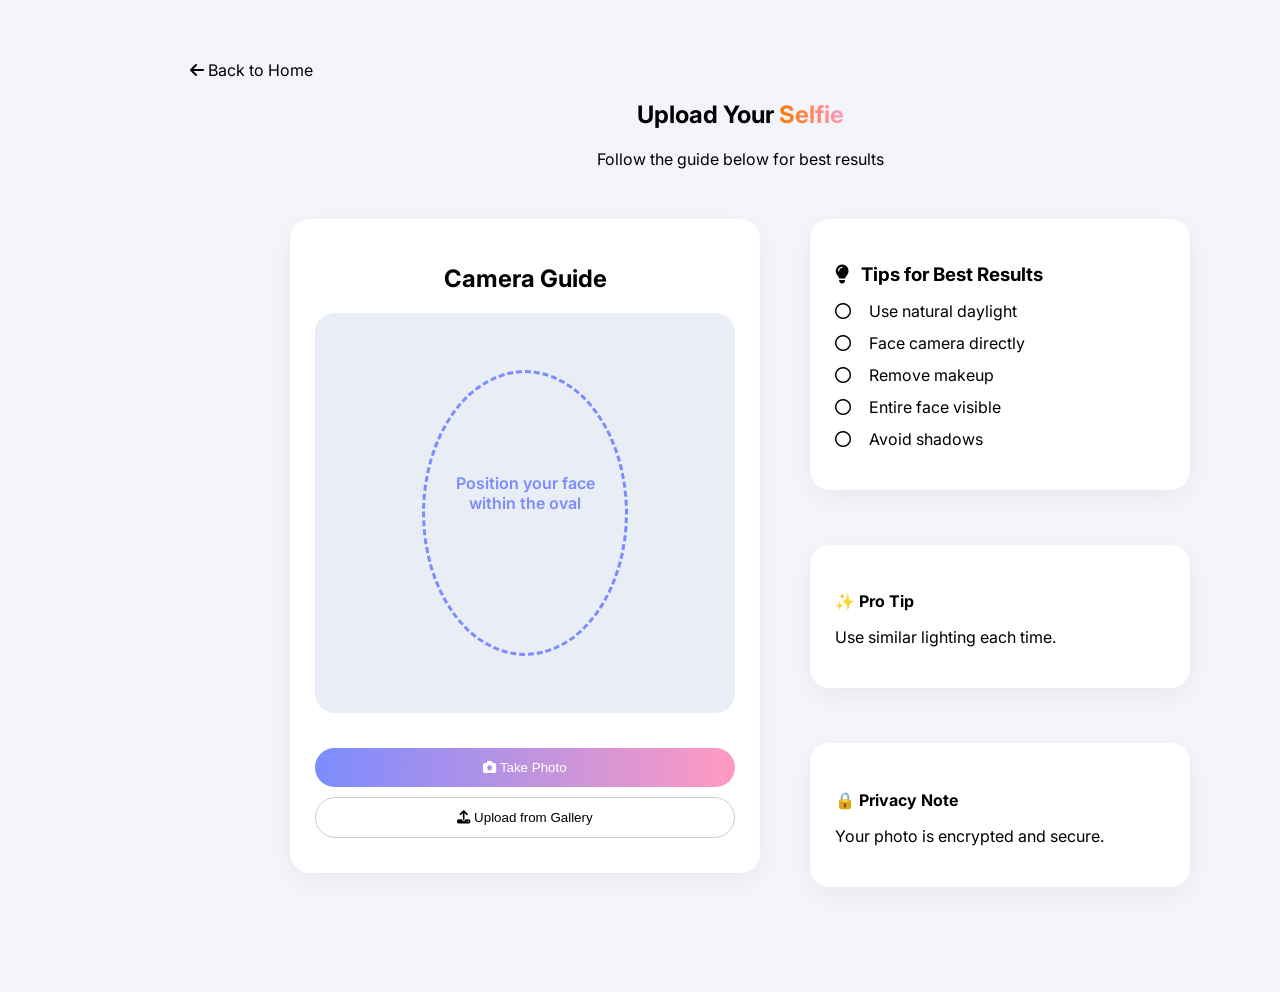
<file: Ai anianlys.html>
<!DOCTYPE html>
<html lang="en">
<head>
<meta charset="UTF-8">
<meta name="viewport" content="width=device-width, initial-scale=1.0">
<title>Skin AI Model Test</title>

<link rel="stylesheet" href="NewAianianlys.css">

<link rel="stylesheet" href="Allpages.css">






<link href="https://fonts.googleapis.com/css2?family=Inter:wght@400;500;600&display=swap" rel="stylesheet">

</head>

<body>

<div class="wrapper">

<header>


<div class="status-pill">
<div class="status-dot" id="statusDot"></div>
<span id="statusText">Checking...</span>
</div>

</header>


<!-- MODEL 1 -->


<section id="uploadScreen" class="screen active">
<div class="app">

    <body>
        <ul id="tipsList"></ul>

       

<link rel="stylesheet"
href="https://cdnjs.cloudflare.com/ajax/libs/font-awesome/6.5.0/css/all.min.css">
 <!-- upolad iamge part --> 

<div class="container">

    <!-- BACK BUTTON -->
    <div class="back" id="backHome">
        <i class="fa-solid fa-arrow-left"></i> Back to Home
    </div>

    <!-- HEADER -->
    <div class="header">
        <h1>Upload Your <span>Selfie</span></h1>
        <p>Follow the guide below for best results</p>
    </div>

    <div class="main">

        <!-- LEFT CARD -->
        <div class="card left-card">

            <h2>Camera Guide</h2>

            <div class="camera-box" id="cameraBox">

                <div class="overlay-text">
                    Position your face<br>within the oval
                </div>

                <div class="oval"></div>

                <!-- CAMERA -->
                <video id="video" autoplay playsinline></video>

                <!-- CANVAS (hidden for capture) -->
                <canvas id="canvas" style="display:none;"></canvas>

                <!-- IMAGE PREVIEW (VERY IMPORTANT) -->
                <img id="previewImage" style="display:none;" />

            </div>

            <!-- FILE INPUT -->
            <input type="file" id="fileInput" accept="image/*" hidden>

            <!-- BUTTONS -->
            <button class="btn-gradient" id="cameraBtn">
                <i class="fa-solid fa-camera"></i> Take Photo
            </button>

            <button class="btn-outline" id="galleryBtn">
                <i class="fa-solid fa-upload"></i> Upload from Gallery
            </button>

            <button class="btn-success hidden" id="continueBtn">
                Continue to Analysis
            </button>

        </div>

        <!-- RIGHT SIDE -->
        <div class="right-section">

            <!-- TIPS CARD -->
            <div class="card tips-card">
                <h3>
                    <i class="fa-solid fa-lightbulb"></i> Tips for Best Results
                </h3>

                <ul id="tipsList">
                    <li><i class="fa-regular fa-circle"></i> Use natural daylight</li>
                    <li><i class="fa-regular fa-circle"></i> Face camera directly</li>
                    <li><i class="fa-regular fa-circle"></i> Remove makeup</li>
                    <li><i class="fa-regular fa-circle"></i> Entire face visible</li>
                    <li><i class="fa-regular fa-circle"></i> Avoid shadows</li>
                </ul>
            </div>

            <!-- PRO TIP -->
            <div class="card small-card">
                <h4>✨ Pro Tip</h4>
                <p>Use similar lighting each time.</p>
            </div>

            <!-- PRIVACY NOTE -->
            <div class="card small-card">
                <h4>🔒 Privacy Note</h4>
                <p>Your photo is encrypted and secure.</p>
            </div>

        </div>

    </div>

</div>

</section>
 <!-- upolad iamge part end  -->  




  <!-- senode silde  -->  

   <section class="screen" id="concernScreen">

    <div class="back" id="backToUpload">
        <i class="fa-solid fa-arrow-left"></i> Back
    </div>

    <div class="header">
        <h1>Tell Us About Your <span>Skin Concerns</span></h1>
        <p>Select all that apply to help us personalize your analysis</p>
    </div>

    <div class="concern-card">

        <h3>What skin issues are you experiencing?</h3>

        <div class="concern-grid">

            <button class="concern" data-value="Pigmentation">
                <i class="fa-solid fa-palette"></i>
                <span>Pigmentation</span>
            </button>

            <button class="concern" data-value="Acne">
                <i class="fa-solid fa-circle-dot"></i>
                <span>Acne</span>
            </button>

            <button class="concern" data-value="Wrinkles">
                <i class="fa-solid fa-grip-lines"></i>
                <span>Wrinkles</span>
            </button>

            
            <button class="concern" data-value="Dryness">
                <i class="fa-solid fa-sun"></i>
                <span>Dryness</span>
            </button>

            <button class="concern" data-value="Oiliness">
                <i class="fa-solid fa-droplet"></i>
                <span>Oiliness</span>
            </button>

        

        

        <div class="textarea-box">
            <label>Additional details (optional)</label>
            <textarea id="description"
                placeholder="Tell us more about your skin concerns..."></textarea>
        </div>

    </div>

    <button class="btn-gradient next-btn" id="startAnalysis">
        Continue to Analysis
    </button>

</section>

  <!-- senode silde End  -->  


   <!-- STEP 3 : Loading -->
   <!-- STEP 3 : AI Loading -->
<section id="loadingScreen" class="screen">

    <div class="loading-container">

        <div class="loading-card">

            <div class="ai-icon">
                <i class="fa-solid fa-wand-magic-sparkles"></i>
            </div>

            <h1>
                <span class="gradient-text">AI Analysis</span> in Progress
            </h1>

            <p class="sub-text">
                Our advanced AI is analyzing your skin in real-time
            </p>

            <div class="progress-wrapper">

                <div class="progress-bar">
                    <div class="progress-fill" id="progressFill"></div>
                </div>

                <div class="progress-percent" id="progressPercent">0%</div>

            </div>

            <p class="loading-status" id="loadingStatus">
                Measuring skin texture...
            </p>

            <div class="info-box">
                <i class="fa-solid fa-lightbulb"></i>
                <span>
                    Did you know? Your skin renews every 28 days.
                </span>
            </div>

        </div>

    </div>

</section>
    <!-- STEP 3 : Loading -->



    



<!-- MODEL 2 -->

<div class="card" id="severityCard" style="display:none">

<h3>Severity Prediction</h3>

<div class="field-grid">

<div class="field">
<label>Age</label>
<input type="number" id="f_age" value="25">
</div>

<div class="field">
<label>Gender</label>
<select id="f_gender">
<option value="1">Female</option>
<option value="0">Male</option>
</select>
</div>

<div class="field">
<label>Skin Type</label>
<select id="f_skin_type">
<option value="0">Normal</option>
<option value="1">Oily</option>
<option value="2">Dry</option>
</select>
</div>

<div class="field">
<label>Climate</label>
<select id="f_climate">
<option value="1">Tropical</option>
<option value="0">Dry</option>
</select>
</div>

</div>


<button class="btn-gradient" onclick="runSkinModel()">
Run Severity Model
</button>


<div class="result-panel" id="skinResult">

<h3 id="severityLabel">—</h3>

<div id="lifestyleTips"></div>

<div class="json-box" id="skinJson"></div>

</div>

</div>


</div>






























<script src="NewAianian.js"></script>
<script src="upload.js"></script>
<script src="script ai skin.js"></script>




</body>
</html>
</file>
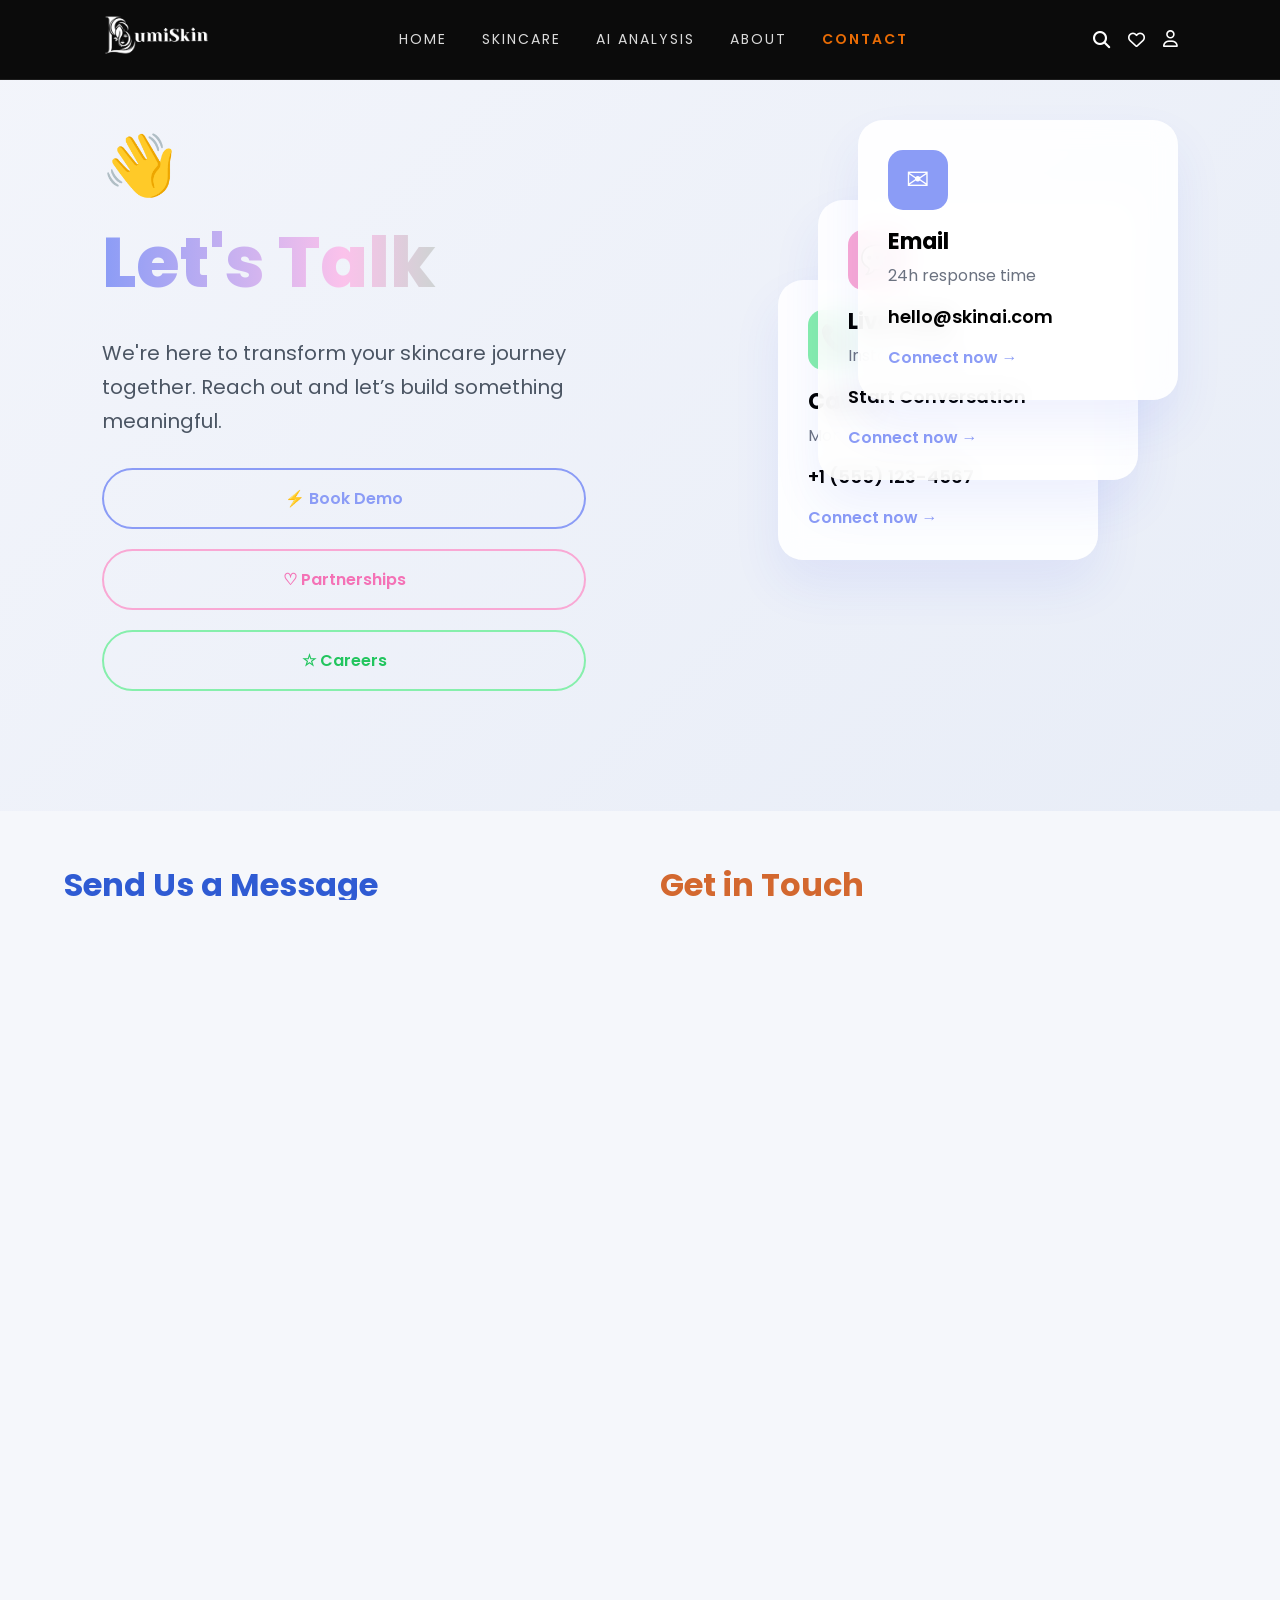
<file: contact.html>
<!DOCTYPE html>
<html lang="en">
<head>
<meta charset="UTF-8">
<meta name="viewport" content="width=device-width, initial-scale=1.0">
<title>LumiSkin</title>

<!-- Font Awesome Icons -->
<link rel="stylesheet" href="https://cdnjs.cloudflare.com/ajax/libs/font-awesome/6.5.0/css/all.min.css">

<!-- Google Font -->
<link href="https://fonts.googleapis.com/css2?family=Poppins:wght@400;500;600;700&display=swap" rel="stylesheet">

<!-- CSS -->
<link rel="stylesheet" href="style.css">
<link rel="stylesheet" href="contact.css">

</head>

<body data-page="contact">
    

<!-- Navigation bar -->
<header class="navbar" id="navbar">


    <a href="index.html" class="logo">
    <img src="cards/logo skincare.png" alt="LumiSkin Logo">
    </a>

    
   <nav class="nav-links">
    <a href="index.html" data-link="home">Home</a>
    <a href="skincare.html" data-link="skincare">Skincare</a>
    <a href="Ai anianlys.html" data-link="Ai anianlys">Ai Analysis</a>
    <a href="about.html" data-link="about">About</a>
    <a href="contact.html" data-link="contact">Contact</a>
</nav>
    

    

    <div class="nav-icons">


       
    <!-- SEARCH -->
<div class="search-container">
    <i class="fa-solid fa-magnifying-glass"></i>
    <input type="text" class="search-input" placeholder="Search skincare...">
</div>
    

   <!-- Heart -->
    <i class="fa-regular fa-heart"></i>
    <!-- Profile icon -->
    <div class="profile-box">
        <i class="fa-regular fa-user" id="profileIcon"></i>

        <!-- Dropdown -->
        <div class="profile-menu" id="profileMenu">
            <a href="profile.html">Profile</a>
            <a href="Login/login.html" id="logoutBtn">Logout</a>
        </div>
    </div>
</div>

    <div class="hamburger" id="hamburger">
        <span></span>
        <span></span>
        <span></span>
    </div>

</header>

<!-- CONTACT HERO SECTION -->
<section class="contact-section">

  <div class="contact-left">
    <div class="wave">👋</div>

    <h1 class="gradient-text">Let's Talk</h1>

    <p>
      We're here to transform your skincare journey together.
      Reach out and let’s build something meaningful.
    </p>

    <div class="action-buttons">
      <button class="outline-btn blue">⚡ Book Demo</button>
      <button class="outline-btn pink">♡ Partnerships</button>
      <button class="outline-btn green">☆ Careers</button>
    </div>
  </div>

  <div class="contact-right">

    <div class="contact-card email active">
      <div class="card-icon blue-bg">✉</div>
      <h3>Email</h3>
      <span class="sub">24h response time</span>
      <p class="highlight">hello@skinai.com</p>
      <a href="#">Connect now →</a>
    </div>

    <div class="contact-card chat">
      <div class="card-icon pink-bg">💬</div>
      <h3>Live Chat</h3>
      <span class="sub">Instant support</span>
      <p class="highlight">Start Conversation</p>
      <a href="#">Connect now →</a>
    </div>

    <div class="contact-card call">
      <div class="card-icon green-bg">📞</div>
      <h3>Call Us</h3>
      <span class="sub">Mon–Fri, 9AM–6PM</span>
      <p class="highlight">+1 (555) 123-4567</p>
      <a href="#">Connect now →</a>
    </div>

  </div>

</section>

<!-- CONTACT FORM SECTION -->


<div class="container">

    <div class="contact-form">
        <h2>Send Us a Message</h2>

        <div class="form-group">
            <label>Your Name *</label>
            <input type="text" placeholder="John Doe">
        </div>

        <div class="form-group">
            <label>Email Address *</label>
            <input type="email" placeholder="john@example.com">
        </div>

        <div class="form-group">
            <label>Phone Number</label>
            <input type="text" placeholder="+1 234 567 890">
        </div>

        <div class="form-group">
            <label>Company Name</label>
            <input type="text" placeholder="Your Company">
        </div>

        <div class="form-group">
            <label>Message *</label>
            <textarea placeholder="Tell us about your project..."></textarea>
        </div>

        <button>Send Message</button>
    </div>

    <div class="contact-info">
        <h2>Get in Touch</h2>

        <div class="info-box">
            <div class="icon">📍</div>
            <div>
                <h4>Address</h4>
                <p>lumiskin Pvt</p>
                <p>Hyderabad City, CA 94102</p>
            </div>
        </div>

        <div class="info-box">
            <div class="icon">✉️</div>
            <div>
                <h4>Email</h4>
                <p>info@lumiskin.com</p>
                <p>support@lumiskin.com</p>
            </div>
        </div>

        <div class="info-box">
            <div class="icon">📞</div>
            <div>
                <h4>Phone</h4>
                <p>+91 6281795458</p>
                <p>+91 4567890123</p>
            </div>
        </div>

        <div class="map">
            <iframe src="https://www.google.com/maps?q=Hyderabad&output=embed"></iframe>
        </div>

    </div>

</div>

<!--sixth silde 6th  stared -->
<footer class="footer">

    <div class="footer-container">

        <!-- Column 1 -->
        <div class="footer-col">
            <h2 class="footer-logo">LumiSkin</h2>
            <p>
                Donec sed est felis purus donec porta at.
                Aenean pharetra odio natoque lorem cras sagittis lectus sit sed.
                Ornare diam ac tristique senectus accumsan habitasse orci orci.
            </p>
        </div>

        <!-- Column 2 -->
        <div class="footer-col">
        <h3>Quick Links</h3>
        <ul>
          <li><a href="index.html">Home</a></li>
          <li><a href="skincare.html">Skincare</a></li>
          <li><a href="products.html">products</a></li>
          <li><a href="Ai anianlys.html">Ai Anianlys</a></li>
          <li><a href="about.html">About as</a></li>
          <li><a href="contact.html">Contact Us</a></li>
        </ul>
      </div>

        <!-- Column 3 -->
        <div class="footer-col">
            <h3>HOME</h3>
            <ul>
                <li><a href="#">Start Analysis</a></li>
                <li><a href="#">Step By Step.</a></li>
                <li><a href="#">We Detect</a></li>
                <li><a href="#">Why Choose</a></li>
            </ul>
        </div>

        <!-- Column 4 -->
        <div class="footer-col">
            <h3>Skincare</h3>
            <ul>
                <li><a href="#">Best Skincare</a></li>
                <li><a href="#">Selling Products</a></li>
                <li><a href="#">Latest Articles</a></li>
                <li><a href="#">What Everyone Is Searching</a></li>
            </ul>
        </div>

        <!-- Column 5 -->
        <div class="footer-col">
            <h3>About As</h3>
            <ul>
                <li><a href="#">Our Mission</a></li>
                <li><a href="#">Our Journey</a></li>
                <li><a href="#">Our Team</a></li>
            </ul>
        </div>

        <!-- Column 6 -->
        <div class="footer-col">
            <h3>Contact</h3>
            <ul>
                <li><a href="#">Call</a></li>
                <li><a href="#">Email</a></li>
                <li><a href="#">Live Chat</a></li>
            </ul>
        </div>

        <!-- Column 7 -->
        <div class="footer-col">
            <h3>Our Newsletter</h3>
            <p>
                Subscribe to our newsletter to get updates about our grand offers.
            </p>

            <form class="subscribe-box" id="subscribeForm">
                <input type="email" id="emailInput" placeholder="Enter your email-address" required>
                <button type="submit">SEND</button>
            </form>

            <small id="emailMessage"></small>
        </div>

    </div>

    <div class="footer-bottom">
    <p>© 2026 LumiSkin. All Rights Reserved.</p>
</div>

</footer>














<script>

const profileIcon = document.getElementById("profileIcon");
const profileMenu = document.getElementById("profileMenu");
const logoutBtn = document.getElementById("logoutBtn");

/* open dropdown */

profileIcon.onclick = function(){

if(profileMenu.style.display === "block"){
profileMenu.style.display = "none";
}else{
profileMenu.style.display = "block";
}

};

/* logout */

logoutBtn.onclick = function(){

window.location.href = "login.html";

};

</script>

<!-- JS -->
<script src="contact.js"></script>
<script src="script.js"></script>

</body>
</html>
</file>
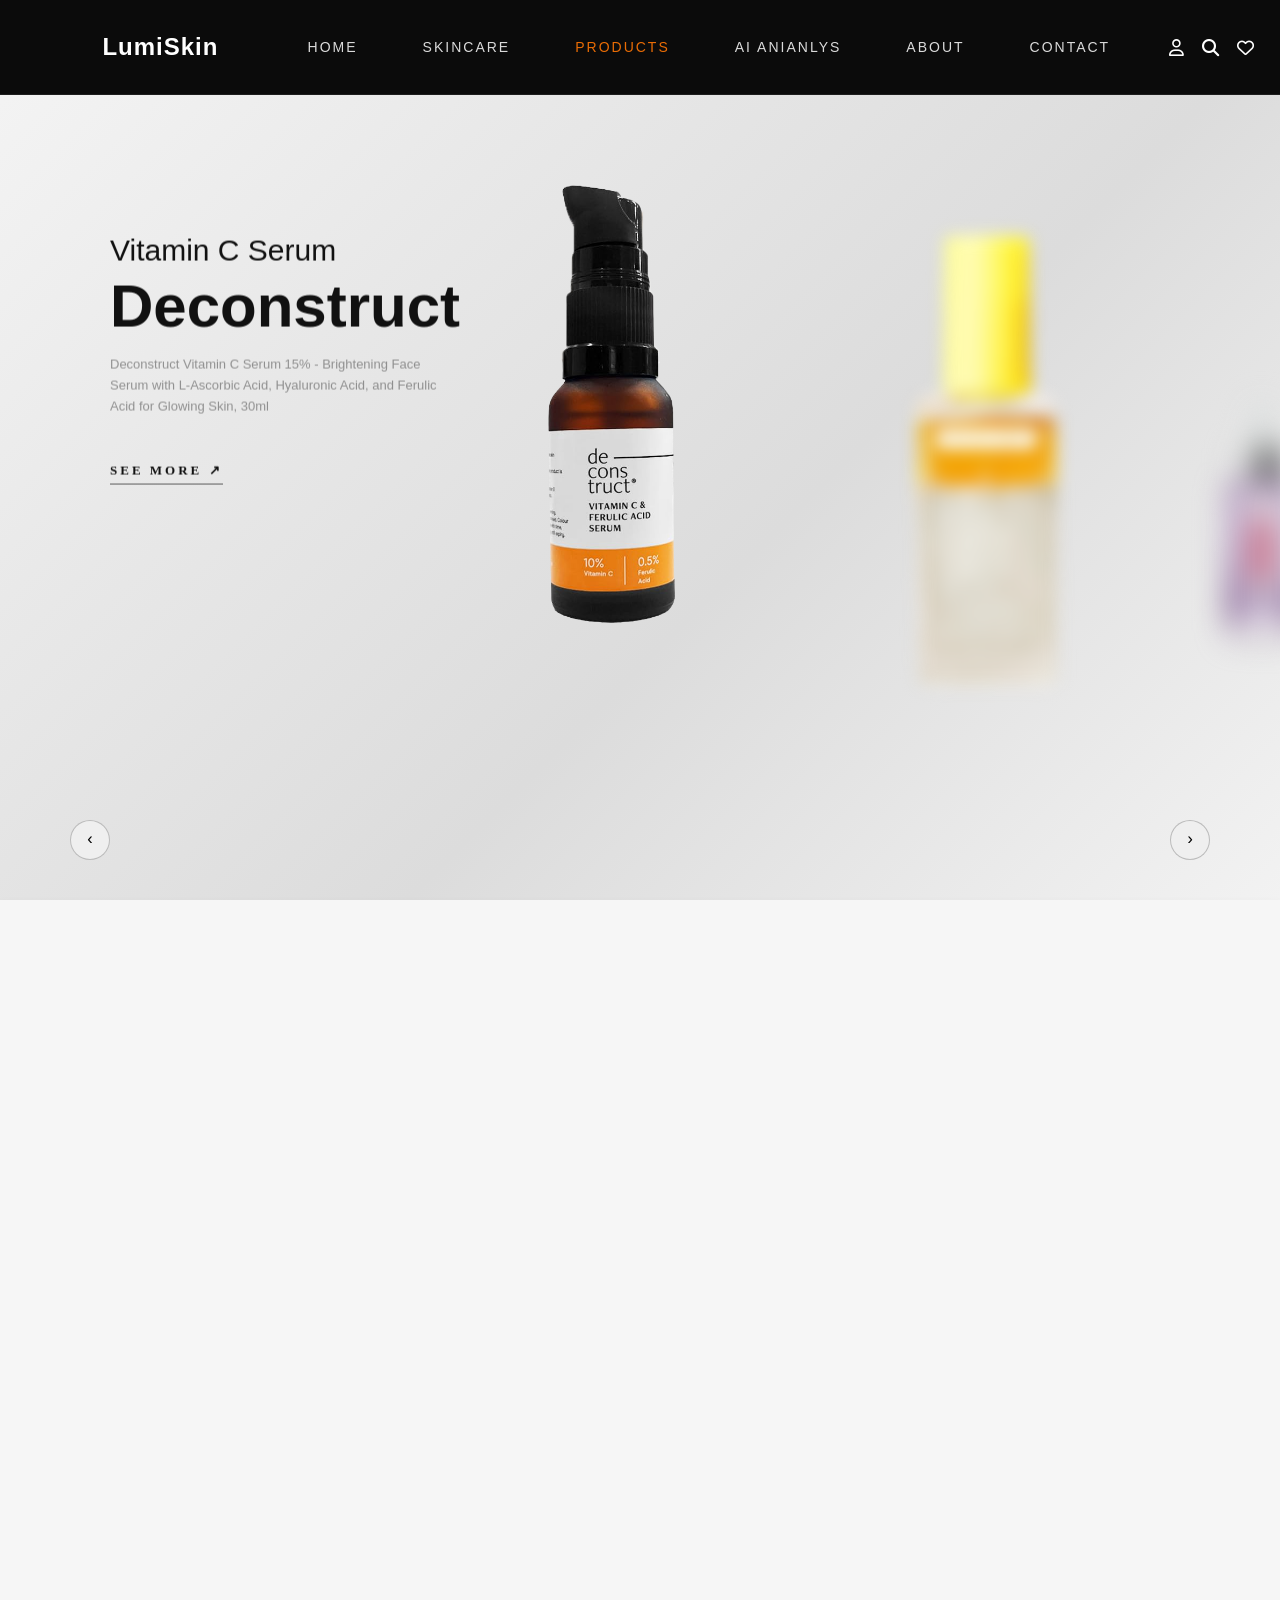
<file: products.html>
<!DOCTYPE html>
<html lang="en">
<head>
<meta charset="UTF-8">
<meta name="viewport" content="width=device-width, initial-scale=1.0">
<title>LumiSkin</title>

<!-- Font Awesome Icons -->
<link rel="stylesheet" href="https://cdnjs.cloudflare.com/ajax/libs/font-awesome/6.5.0/css/all.min.css">


<!-- CSS -->
<link rel="stylesheet" href="prouductssildes.css">
<link rel="stylesheet" href="shopskincare.css">
</head>

  <body data-page="products.html">

    <!-- Navigation bar starts.-->

<header class="navbar" id="navbar">
    
    

    <div class="logo">LumiSkin</div>

    <!-- Navigation Links -->
     



 

     

    <!-- Navigation ends Links -->

   <nav class="nav-links">
    <a href="index.html">Home</a>
    <a href="skincare.html">Skincare</a>
    <a href="products.html" class="active">Products</a>
    <a href="Ai anianlys.html">Ai anianlys</a>
    <a href="about.html">About</a>
    <a href="contact.html">Contact</a>
</nav>
<div class="hamburger" id="hamburger">
    <span></span>
    <span></span>
    <span></span>
</div>



    <!-- Icons -->
    <div class="nav-icons">
        <i class="fa-regular fa-user"></i>
        <i class="fa-solid fa-magnifying-glass"></i>
        <i class="fa-regular fa-heart"></i>
    </div>

    <div class="hamburger" id="hamburger">
        <span></span>
        <span></span>
        <span></span>
    </div>
</header>

  <!-- Navigation bar ends.-->

   <!-- face sperems sildes .-->



   <div class="carousel">
        <div class="list">
            <div class="item">
                <img src="proudes scresp/toneer .png">
                <div class="introduce">
                    <div class="title">cleansing oil</div>
                    <div class="topic">Centella</div>
                    <div class="des">
                        <!-- 20 lorem -->
                        SKIN1004 Madagascar Centella Asiatica Ampoule Facial Serum |100% Centella Asiatica Extract for Soothing Sensitive and Acne-Prone Skin, 100ml
                    </div>
                    <button class="seeMore">SEE MORE &#8599</button>
                </div>
                
            </div>

            <div class="item">
                <img src="proudes scresp/decons truct .png">
                <div class="introduce">
                    <div class="title">Vitamin C Serum</div>
                    <div class="topic">Deconstruct</div>
                    <div class="des">
                        <!-- 20 lorem -->
                        Deconstruct Vitamin C Serum 15% - Brightening Face Serum with L-Ascorbic Acid, Hyaluronic Acid, and Ferulic Acid for Glowing Skin, 30ml
                    </div>
                    <button class="seeMore">SEE MORE &#8599</button>
                </div>
                
            </div>

            <div class="item">
                <img src="proudes scresp/Hypehen .png">
                <div class="introduce">
                    <div class="title">Double Shot Serum</div>
                    <div class="topic">Hyphen</div>
                    <div class="des">
                        <!-- 20 lorem -->
                        Hyphen 18% Brightening + 20% Collagen Face Serum | Double Shot Serum with 11% Mandarin 5% Niacinamide 2% PGA & Bakuchiol | Winter Skincare | Brightening, Hydrating & Collagen Boost for Dry Skin
                    </div>
                    <button class="seeMore">SEE MORE &#8599</button>
                </div>
                
            </div>

            <div class="item">
                <img src="proudes scresp/revtalife.png">
                <div class="introduce">
                    <div class="title">Hyaluronic Acid Serum</div>
                    <div class="topic">L'Oréal Paris</div>
                    <div class="des">
                        <!-- 20 lorem -->
                        L'Oréal Paris Revitalift Hyaluronic Acid Serum | 100ml | Anti-Aging Face Serum with Hyaluronic Acid for Plump, Smooth Skin
                    </div>
                    <button class="seeMore">SEE MORE &#8599</button>
                </div>
                
            </div>

            <div class="item">
                <img src="proudes scresp/the man company.png">
                <div class="introduce">
                    <div class="title">Salicylic Acid</div>
                    <div class="topic">Theman 
                        company</div>
                    <div class="des">
                        <!-- 20 lorem -->
                        The Man Company Salicylic Acid Face Wash | 150ml | Deep Cleansing Face Wash with Salicylic Acid for Acne-Prone Skin
                    </div>
                    <button class="seeMore">SEE MORE &#8599</button>
                </div>
                
            </div>

            <div class="item">
                <img src="proudes scresp/Dot&Key.png">
                <div class="introduce">
                    <div class="title">Vitamin C + E Serum</div>
                    <div class="topic">Dot & Key</div>
                    <div class="des">
                        <!-- 20 lorem -->
                        Dot & Key Vitamin C + E Serum | 30ml | Brightening Face Serum with Vitamin C and E for Glowing Skin
                    </div>
                    <button class="seeMore">SEE MORE &#8599</button>
                </div>
                <div class="detail">
                    <div class="title">Airpod GHTK</div>
                    <div class="des">
                        <!-- lorem 50 -->
                        Lorem ipsum dolor sit amet, consectetur adipisicing elit. Dolor, reiciendis suscipit nobis nulla animi, modi explicabo quod corrupti impedit illo, accusantium in eaque nam quia adipisci aut distinctio porro eligendi. Reprehenderit nostrum consequuntur ea! Accusamus architecto dolores modi ducimus facilis quas voluptatibus! Tempora ratione accusantium magnam nulla tenetur autem beatae.
                    </div>
                    <div class="specifications">
                        <div>
                            <p>Used Time</p>
                            <p>6 hours</p>
                        </div>
                        <div>
                            <p>Charging port</p>
                            <p>Type-C</p>
                        </div>
                        <div>
                            <p>Compatible</p>
                            <p>Android</p>
                        </div>
                        <div>
                            <p>Bluetooth</p>
                            <p>5.3</p>
                        </div>
                        <div>
                            <p>Controlled</p>
                            <p>Touch</p>
                        </div>
                    </div>
                    <div class="checkout">
                        <button>ADD TO CART</button>
                        <button>CHECKOUT</button>
                    </div>
                </div>
            </div>
        </div>
        <div class="arrows">
    <button id="prev">&#8249;</button>
    <button id="next">&#8250;</button>
</div>
   </div>

  
   <!-- face sperems sildes end  .-->




   <!-- JS -->
<script src="prouductssildes.js"></script>

<!-- ===== CAROUSEL END ===== -->


  
   <!-- face sperems sildes end  .-->



   <!--thired silde  streds  .-->


   <!--thired silde  streds  .-->


   <!--skincare 80 proudes  .-->

<!-- PRODUCTS SECTION NAVBAR - ENHANCED -->

<section class="products-navbar">

    <!-- Left Section: Title & Product Count -->
    <div class="products-nav-left">
        <div class="title-group">
            <h2>Featured Collection</h2>
            <span class="product-badge" id="productCount">40 Products</span>
        </div>
    </div>

    <!-- Center Section: Search Bar -->
    <div class="products-nav-center">
        <div class="search-wrapper-enhanced">
            <i class="fa-solid fa-magnifying-glass" id="searchIcon"></i>
            <input type="text" id="searchInput" placeholder="Search skincare products..." class="search-input-enhanced">
            <button class="search-btn-clear" id="clearSearch" style="display: none;">
                <i class="fa-solid fa-xmark"></i>
            </button>
        </div>
    </div>

    <!-- Right Section: Icons & Actions -->
    <div class="products-nav-right">

        <!-- Wishlist -->
        <div class="icon-wrapper wishlist-wrapper" title="Saved Items">
            <i class="fa-regular fa-heart icon-heart"></i>
            <span class="count wishlist-badge" id="wishlistCount">0</span>
        </div>

        <!-- Cart -->
        <div class="icon-wrapper cart-wrapper" title="Shopping Cart">
            <i class="fa-solid fa-cart-shopping icon-cart"></i>
            <span class="count cart-badge" id="cartCount">0</span>
        </div>

        <!-- Filter Toggle (Mobile) -->
        <button class="filter-toggle-mobile" id="filterToggleMobile">
            <i class="fa-solid fa-sliders"></i>
        </button>

    </div>

</section>


<div class="shop-container">

    <!-- FILTER SECTION -->
<aside class="filters">

<h3>Filters</h3>

<div class="filter-group">

<h4>Condition</h4>

<label><input type="checkbox" value="Acne" class="condition"> Acne</label>
<label><input type="checkbox" value="Rosacea" class="condition"> Rosacea</label>
<label><input type="checkbox" value="Eczema" class="condition"> Eczema</label>
<label><input type="checkbox" value="Darkspots" class="condition"> Darkspots</label>
<label><input type="checkbox" value="Wrinkles" class="condition"> Wrinkles</label>
<label><input type="checkbox" value="Dry" class="condition"> Dry</label>
<label><input type="checkbox" value="Oily" class="condition"> Oily</label>
<label><input type="checkbox" value="Normal" class="condition"> Normal</label>

<!-- ADD THIS BUTTON -->
<button id="clearFilters" class="clear-btn">Clear All</button>

</div>

</aside>

    <!-- PRODUCTS GRID -->
    <div class="products-grid" id="productsGrid">
        <!-- JS will generate 40 products -->
    </div>

</div>

<!-- PRODUCT DETAIL PAGE -->

<div id="productDetailPage" class="product-detail-page">




<div class="product-detail-container">

<div class="product-detail-left">
<img id="detailImage">
</div>

<div class="product-detail-right">

<h2 id="detailName"></h2>

<div class="rating">⭐ 4.8 (1243 reviews)</div>

<h1 id="detailPrice"></h1>

<p class="product-desc">
A gentle, pH-balanced cleanser that removes impurities without stripping skin.
</p>

<div class="ai-box">
Perfect for your skin type. AI Recommended product.
</div>

<h3>Key Benefits</h3>

<ul>
<li>Deep cleansing</li>
<li>Maintains skin barrier</li>
<li>Non-drying formula</li>
<li>Removes makeup</li>
</ul>

<div class="qty-box">
<button id="minusBtn">-</button>
<span id="qtyValue">1</span>
<button id="plusBtn">+</button>
</div>

<button id="addCartBtn" class="cart-btn">Add to Cart</button>

<p id="cartMessage"></p>

<button id="backBtn" class="back-btn">
← Back to Products
</button>

</div>
</div>
</div>
</div>


<!-- TOAST NOTIFICATION -->

<div id="toastCart" class="toast-cart">
✔ Product added to cart
</div>




        </div>

    </div>

</div>


 <!--thired silde  End  .-->



  <!-- Fouth  silde  streds  .-->

  





















<!--sixth silde 6th  stared -->
    <footer class="footer">

        <div class="footer-container">

            <!-- Column 1 -->
            <div class="footer-col">
                <h2 class="footer-logo">LumiSkin</h2>
                <p>
                    Donec sed est felis purus donec porta at.
                    Aenean pharetra odio natoque lorem cras sagittis lectus sit sed.
                    Ornare diam ac tristique senectus accumsan habitasse orci orci.
                </p>
            </div>

            <!-- Column 2 -->
               <div class="footer-col">
        <h3>Quick Links</h3>
        <ul>
          <li><a href="index.html">Home</a></li>
          <li><a href="skincare.html">Skincare</a></li>
          <li><a href="products.html">products</a></li>
          <li><a href="Ai anianlys.html">Ai Anianlys</a></li>
          <li><a href="about.html">About as</a></li>
          <li><a href="contact.html">Contact Us</a></li>
        </ul>
      </div>

            <!-- Column 3 -->
            <div class="footer-col">
                <h3>HOME</h3>
                <ul>
                    <li><a href="#">Start Analysis</a></li>
                    <li><a href="#">Step By Step.</a></li>
                    <li><a href="#">We Detect</a></li>
                    <li><a href="#">Why Choose</a></li>
                </ul>
            </div>

            <!-- Column 4 -->
            <div class="footer-col">
                <h3>Skincare</h3>
                <ul>
                    <li><a href="#">Best Skincare</a></li>
                    <li><a href="#">Selling Products</a></li>
                    <li><a href="#">Latest Articles</a></li>
                    <li><a href="#">What Everyone Is Searching</a></li>
                </ul>
            </div>

            <!-- Column 5 -->
            <div class="footer-col">
                <h3>About As</h3>
                <ul>
                    <li><a href="#">Our Mission</a></li>
                    <li><a href="#">Our Journey</a></li>
                    <li><a href="#">Our Team</a></li>
                </ul>
            </div>

            <!-- Column 6 -->
            <div class="footer-col">
                <h3>Contact</h3>
                <ul>
                    <li><a href="#">Call</a></li>
                    <li><a href="#">Email</a></li>
                    <li><a href="#">Live Chat</a></li>
                </ul>
            </div>

            <!-- Column 7 -->
            <div class="footer-col">
                <h3>Our Newsletter</h3>
                <p>
                    Subscribe to our newsletter to get updates about our grand offers.
                </p>

                <form class="subscribe-box" id="subscribeForm">
                    <input type="email" id="emailInput" placeholder="Enter your email-address" required>
                    <button type="submit">SEND</button>
                </form>

                <small id="emailMessage"></small>
            </div>

        </div>


    </footer>












  



   





  









  































<!-- JS -->

<script src="js/product40.js"></script>
<script src="shopskincare.js"></script>
</body>
</html>
</file>
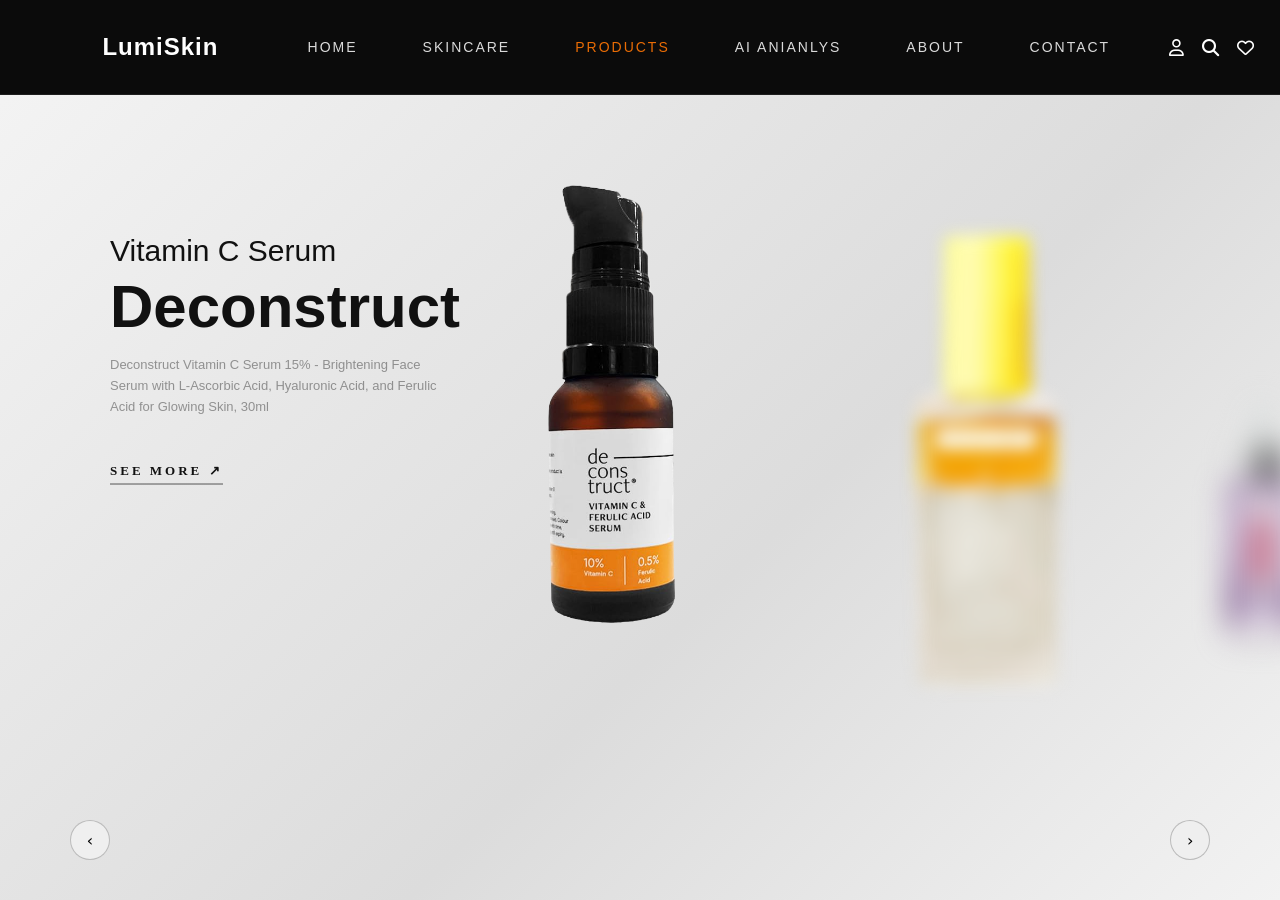
<file: productspag silde .html>
<!DOCTYPE html>
<html lang="en">
<head>
<meta charset="UTF-8">
<meta name="viewport" content="width=device-width, initial-scale=1.0">
<title>LumiSkin</title>

<!-- Font Awesome Icons -->
<link rel="stylesheet" href="https://cdnjs.cloudflare.com/ajax/libs/font-awesome/6.5.0/css/all.min.css">


<!-- CSS -->
<link rel="stylesheet" href="prouductssildes.css">
<link rel="stylesheet" href="shopskincare.css">
</head>

  <body data-page="products.html">

    <!-- Navigation bar starts.-->

<header class="navbar" id="navbar">
    
    

    <div class="logo">LumiSkin</div>

    <!-- Navigation Links -->
     



 

     

    <!-- Navigation ends Links -->

   <nav class="nav-links">
    <a href="index.html">Home</a>
    <a href="skincare.html">Skincare</a>
    <a href="products.html" class="active">Products</a>
    <a href="Ai anianlys.html">Ai anianlys</a>
    <a href="about.html">About</a>
    <a href="contact.html">Contact</a>
</nav>
<div class="hamburger" id="hamburger">
    <span></span>
    <span></span>
    <span></span>
</div>



    <!-- Icons -->
    <div class="nav-icons">
        <i class="fa-regular fa-user"></i>
        <i class="fa-solid fa-magnifying-glass"></i>
        <i class="fa-regular fa-heart"></i>
    </div>

    <div class="hamburger" id="hamburger">
        <span></span>
        <span></span>
        <span></span>
    </div>
</header>

  <!-- Navigation bar ends.-->

   <!-- face sperems sildes .-->



   <div class="carousel">
        <div class="list">
            <div class="item">
                <img src="proudes scresp/toneer .png">
                <div class="introduce">
                    <div class="title">cleansing oil</div>
                    <div class="topic">Centella</div>
                    <div class="des">
                        <!-- 20 lorem -->
                        SKIN1004 Madagascar Centella Asiatica Ampoule Facial Serum |100% Centella Asiatica Extract for Soothing Sensitive and Acne-Prone Skin, 100ml
                    </div>
                    <button class="seeMore">SEE MORE &#8599</button>
                </div>
                
            </div>

            <div class="item">
                <img src="proudes scresp/decons truct .png">
                <div class="introduce">
                    <div class="title">Vitamin C Serum</div>
                    <div class="topic">Deconstruct</div>
                    <div class="des">
                        <!-- 20 lorem -->
                        Deconstruct Vitamin C Serum 15% - Brightening Face Serum with L-Ascorbic Acid, Hyaluronic Acid, and Ferulic Acid for Glowing Skin, 30ml
                    </div>
                    <button class="seeMore">SEE MORE &#8599</button>
                </div>
                
            </div>

            <div class="item">
                <img src="proudes scresp/Hypehen .png">
                <div class="introduce">
                    <div class="title">Double Shot Serum</div>
                    <div class="topic">Hyphen</div>
                    <div class="des">
                        <!-- 20 lorem -->
                        Hyphen 18% Brightening + 20% Collagen Face Serum | Double Shot Serum with 11% Mandarin 5% Niacinamide 2% PGA & Bakuchiol | Winter Skincare | Brightening, Hydrating & Collagen Boost for Dry Skin
                    </div>
                    <button class="seeMore">SEE MORE &#8599</button>
                </div>
                
            </div>

            <div class="item">
                <img src="proudes scresp/revtalife.png">
                <div class="introduce">
                    <div class="title">Hyaluronic Acid Serum</div>
                    <div class="topic">L'Oréal Paris</div>
                    <div class="des">
                        <!-- 20 lorem -->
                        L'Oréal Paris Revitalift Hyaluronic Acid Serum | 100ml | Anti-Aging Face Serum with Hyaluronic Acid for Plump, Smooth Skin
                    </div>
                    <button class="seeMore">SEE MORE &#8599</button>
                </div>
                
            </div>

            <div class="item">
                <img src="proudes scresp/the man company.png">
                <div class="introduce">
                    <div class="title">Salicylic Acid</div>
                    <div class="topic">Theman 
                        company</div>
                    <div class="des">
                        <!-- 20 lorem -->
                        The Man Company Salicylic Acid Face Wash | 150ml | Deep Cleansing Face Wash with Salicylic Acid for Acne-Prone Skin
                    </div>
                    <button class="seeMore">SEE MORE &#8599</button>
                </div>
                
            </div>

            <div class="item">
                <img src="proudes scresp/Dot&Key.png">
                <div class="introduce">
                    <div class="title">Vitamin C + E Serum</div>
                    <div class="topic">Dot & Key</div>
                    <div class="des">
                        <!-- 20 lorem -->
                        Dot & Key Vitamin C + E Serum | 30ml | Brightening Face Serum with Vitamin C and E for Glowing Skin
                    </div>
                    <button class="seeMore">SEE MORE &#8599</button>
                </div>
                <div class="detail">
                    <div class="title">Airpod GHTK</div>
                    <div class="des">
                        <!-- lorem 50 -->
                        Lorem ipsum dolor sit amet, consectetur adipisicing elit. Dolor, reiciendis suscipit nobis nulla animi, modi explicabo quod corrupti impedit illo, accusantium in eaque nam quia adipisci aut distinctio porro eligendi. Reprehenderit nostrum consequuntur ea! Accusamus architecto dolores modi ducimus facilis quas voluptatibus! Tempora ratione accusantium magnam nulla tenetur autem beatae.
                    </div>
                    <div class="specifications">
                        <div>
                            <p>Used Time</p>
                            <p>6 hours</p>
                        </div>
                        <div>
                            <p>Charging port</p>
                            <p>Type-C</p>
                        </div>
                        <div>
                            <p>Compatible</p>
                            <p>Android</p>
                        </div>
                        <div>
                            <p>Bluetooth</p>
                            <p>5.3</p>
                        </div>
                        <div>
                            <p>Controlled</p>
                            <p>Touch</p>
                        </div>
                    </div>
                    <div class="checkout">
                        <button>ADD TO CART</button>
                        <button>CHECKOUT</button>
                    </div>
                </div>
            </div>
        </div>
        <div class="arrows">
    <button id="prev">&#8249;</button>
    <button id="next">&#8250;</button>
</div>
   </div>

  
   <!-- face sperems sildes end  .-->




   <!-- JS -->
<script src="prouductssildes.js"></script>

</body>
</html>
</file>
<file: NewAianianlys.css>
body{
margin:0;
font-family:Inter, sans-serif;
background:#f3f5fb;
display:flex;
justify-content:center;
}

.wrapper{
width:900px;
padding:40px 0;
}

header{
display:flex;
align-items:center;
gap:15px;
margin-bottom:40px;
}

.logo-mark{
width:50px;
height:50px;
border-radius:12px;
display:flex;
align-items:center;
justify-content:center;
background:linear-gradient(90deg,#7b8cff,#ff9ac2);
color:white;
font-size:24px;
}

.subtitle{
font-size:13px;
color:#777;
}

.status-pill{
margin-left:auto;
background:white;
padding:6px 14px;
border-radius:20px;
display:flex;
align-items:center;
gap:6px;
box-shadow:0 5px 15px rgba(0,0,0,0.05);
}

.status-dot{
width:8px;
height:8px;
border-radius:50%;
background:#ccc;
}

.status-dot.online{background:#16a34a;}
.status-dot.offline{background:#ef4444;}

.card{
background:white;
padding:25px;
border-radius:20px;
box-shadow:0 10px 30px rgba(0,0,0,0.05);
margin-bottom:25px;
}

.upload-zone{
height:250px;
background:#e9edf5;
border-radius:20px;
display:flex;
align-items:center;
justify-content:center;
position:relative;
overflow:hidden;
margin-bottom:20px;
}

.upload-zone input{
position:absolute;
width:100%;
height:100%;
opacity:0;
cursor:pointer;
}

.upload-zone img{
width:100%;
height:100%;
object-fit:cover;
display:none;
}

.placeholder{
font-weight:600;
color:#7b8cff;
}

.btn-gradient{
width:100%;
padding:12px;
border:none;
border-radius:30px;
background:linear-gradient(90deg,#7b8cff,#ff9ac2);
color:white;
cursor:pointer;
margin-top:15px;
}

.btn-gradient:hover{
transform:translateY(-2px);
}

.concern-pills{
display:flex;
gap:10px;
flex-wrap:wrap;
margin-bottom:10px;
}

.pill{
padding:8px 14px;
border-radius:12px;
border:1px solid #ddd;
background:#f8f9fc;
cursor:pointer;
}

.pill.active{
background:linear-gradient(90deg,#7b8cff,#ff9ac2);
color:white;
border:none;
}

.field-grid{
display:grid;
grid-template-columns:1fr 1fr;
gap:10px;
}

.field{
display:flex;
flex-direction:column;
}

input,select{
padding:10px;
border-radius:10px;
border:1px solid #ddd;
background:#f8f9fc;
}

.result-panel{
display:none;
margin-top:20px;
}

.result-panel.visible{
display:block;
}

.json-box{
background:#f8f9fc;
border-radius:10px;
padding:10px;
font-family:monospace;
font-size:12px;
margin-top:10px;
}
</file>
<file: Allpages.css>
/* ===== GLOBAL CENTER ALIGN FIX ===== */

body{
    display:flex;
    justify-content:center;
}

.container,
.concern-card,
.loading-card,
.result-container,
.unlock-container{
    margin-left:auto;
    margin-right:auto;
}

/* center main layout */
.main,
.result-grid,
.unlock-main{
    justify-content:center;
    align-items:flex-start;
}

/* center header content */
.header{
    max-width:1100px;
    margin-left:auto;
    margin-right:auto;
}

body{
    margin:0;
    font-family:Arial, sans-serif;
    background:#f4f6fa;
    display:flex;
    justify-content:center;
    align-items:center;
    height:100vh;
}

.app{
    width:800px;
}

.screen{
    display:none;
    animation:fade 0.5s ease-in-out;
}

.screen.active{
    display:block;
}

h1 span{
    background:linear-gradient(90deg,#6a8dff,#ff8ab5);
    -webkit-background-clip:text;
    color:transparent;
}

.upload-card{
    background:white;
    padding:30px;
    border-radius:15px;
    text-align:center;
}

.image-preview{
    height:250px;
    background:#e5e9f2;
    border-radius:15px;
    display:flex;
    align-items:center;
    justify-content:center;
    margin-bottom:20px;
    overflow:hidden;
}

.image-preview img{
    width:100%;
    height:100%;
    object-fit:cover;
}

.primary-btn{
    background:linear-gradient(90deg,#6a8dff,#ff8ab5);
    border:none;
    padding:12px 25px;
    color:white;
    border-radius:25px;
    cursor:pointer;
    margin-top:10px;
    transition:0.3s;
}

.primary-btn:hover{
    transform:scale(1.05);
}

.success-btn{
    background:#00c853;
    color:white;
    padding:12px 25px;
    border:none;
    border-radius:25px;
    margin-top:10px;
    cursor:pointer;
}

.hidden{
    display:none;
}

.concern-grid{
    display:grid;
    grid-template-columns:repeat(4,1fr);
    gap:10px;
}

.concern{
    padding:10px;
    border-radius:10px;
    border:1px solid #ccc;
    cursor:pointer;
    transition:0.3s;
}

.concern.active{
    background:#6a8dff;
    color:white;
}

textarea{
    width:100%;
    height:100px;
    margin-top:20px;
    border-radius:10px;
    padding:10px;
}

.progress-bar{
    width:100%;
    height:15px;
    background:#ddd;
    border-radius:10px;
    overflow:hidden;
}

.progress{
    height:100%;
    width:0%;
    background:linear-gradient(90deg,#6a8dff,#00c853);
    transition:0.3s;
}

.report-box, .routine-box{
    background:white;
    padding:20px;
    border-radius:15px;
}

@keyframes fade{
    from{opacity:0;transform:translateY(10px);}
    to{opacity:1;transform:translateY(0);}
    
}


.screen{
display:none;
}

.screen.active{
display:block;
}



body {
    background:#f3f5fb;
    font-family:Inter, sans-serif;
}

.container {
    width:1100px;
    margin:auto;
    padding:40px 0;
}

.header {
    text-align:center;
    margin-bottom:40px;
}

.header h1 span {
    background:linear-gradient(90deg,#ff7700,#ff9ac2);
    -webkit-background-clip:text;
    color:transparent;
}

.main {
    display:flex;
    gap:30px;
}

.card {
    background:white;
    padding:25px;
    border-radius:20px;
    box-shadow:0 10px 30px rgba(0,0,0,0.05);
}

.left-card {
    width:420px;
}

.camera-box {
    position:relative;
    height:400px;
    background:#e9edf5;
    border-radius:20px;
    overflow:hidden;
    margin-bottom:20px;
}

.focus-box {
    position: absolute;
    width: 120px;
    height: 120px;
    border: 3px solid white;
    top: 50%;
    left: 50%;
    transform: translate(-50%, -50%);
    pointer-events: none;
}


.overlay-text {
    position:absolute;
    text-align:center;
    width:100%;
    top:40%;
    color:#7b8cff;
    font-weight:600;
}

.oval {
    position:absolute;
    width:200px;
    height:280px;
    border:3px dashed #7b8cff;
    border-radius:50%;
    top:50%;
    left:50%;
    transform:translate(-50%,-50%);
}

video, canvas {
    position:absolute;
    width:100%;
    height:100%;
    object-fit:cover;
    display:none;
}

.camera-box img {
    width:100%;
    height:100%;
    object-fit:cover;
}

.btn-gradient {
    width:100%;
    padding:12px;
    border:none;
    border-radius:30px;
    background:linear-gradient(90deg,#7b8cff,#ff9ac2);
    color:white;
    margin-bottom:10px;
    cursor:pointer;
}

.btn-outline {
    width:100%;
    padding:12px;
    border-radius:30px;
    border:1px solid #ccc;
    background:white;
    margin-bottom:10px;
    cursor:pointer;
}

.btn-success {
    width:100%;
    padding:12px;
    border-radius:30px;
    border:none;
    background:#16a34a;
    color:white;
    cursor:pointer;
}

.hidden {
    display:none;
}

.tips-card ul {
    list-style:none;
    padding:0;
}

.tips-card li {
    margin-bottom:12px;
}

.tips-card i {
    margin-right:8px;
}

.main {
    display: flex;
    gap: 40px;
}

.right-section {
    display: flex;
    flex-direction: column;
    gap: 25px;   /* SPACE BETWEEN 3 CARDS */
    width: 380px;
}

.card h2,
.card h3,
.card h4 {
    text-align: center;   /* CENTER TITLES */
}

.card {
    background: white;
    padding: 25px;
    border-radius: 20px;
    box-shadow: 0 8px 25px rgba(0,0,0,0.05);
}


.right-section {
    display: flex;
    flex-direction: column;
    gap: 30px;
    width: 380px;
}

.tips-card ul {
    list-style: none;
    padding: 0;
    margin-top: 15px;
}

.tips-card li {
    display: flex;
    align-items: center;
    gap: 10px;
    margin-bottom: 12px;
    text-align: left;   /* FIX ALIGNMENT */
}

.small-card {
    text-align: left;   /* FIX ALIGNMENT */
}

.card h3,
.card h4 {
    text-align: left;   /* Title aligned properly */
    margin-bottom: 10px;
}

.header {
    text-align: center;
    margin-bottom: 50px;
}

.main {
    display: flex;
    justify-content: center;  /* CENTER BOTH CARDS */
    gap: 50px;
}


#previewImage {
    position: absolute;
    width: 100%;
    height: 100%;
    object-fit: cover;
    display: none;
}



 /* Skin Concerns Screen */

 /* ===== STEP 2 ===== */

.concern-card {
    background: white;
    padding: 30px;
    border-radius: 20px;
    box-shadow: 0 10px 30px rgba(0,0,0,0.05);
    width: 900px;
    margin: 30px auto;
}

.concern-grid {
    display: grid;
    grid-template-columns: repeat(5, 1fr);
    gap: 15px;
    margin-top: 20px;
}

.concern {
    padding: 20px;
    border-radius: 15px;
    border: 1px solid #ddd;
    background: #f8f9fc;
    cursor: pointer;
    transition: 0.3s ease;
    display: flex;
    flex-direction: column;
    align-items: center;
    gap: 8px;
    font-weight: 500;
}

.concern i {
    font-size: 20px;
}

.concern:hover {
    transform: translateY(-4px);
    box-shadow: 0 8px 20px rgba(0,0,0,0.08);
}

.concern.active {
    border: 2px solid #7b8cff;
    background: linear-gradient(90deg,#7b8cff,#ff9ac2);
    color: white;
}

.textarea-box {
    margin-top: 25px;
}

.textarea-box textarea {
    width: 100%;
    min-height: 120px;
    border-radius: 15px;
    border: 1px solid #ddd;
    padding: 15px;
    resize: none;
    font-family: inherit;
    font-size: 14px;
    line-height: 1.6;
    outline: none;
    overflow: hidden;
}
.next-btn {
    display: block;
    margin: 30px auto;
    width: 250px;
}

.screen {
    display: none;
}

.screen.active {
    display: block;
}

/* ================= STEP 3 LOADING ================= */

#loadingScreen {
    display: none;
    min-height: 100vh;
    background: #f3f5fb;
}

#loadingScreen.active {
    display: flex;
    justify-content: center;
    align-items: center;
}

.loading-card {
    width: 520px;
    background: white;
    padding: 40px;
    border-radius: 25px;
    text-align: center;
    box-shadow: 0 15px 40px rgba(0,0,0,0.08);
}

.ai-icon {
    width: 80px;
    height: 80px;
    margin: 0 auto 20px;
    border-radius: 50%;
    background: linear-gradient(135deg,#7b8cff,#ff9ac2);
    display: flex;
    align-items: center;
    justify-content: center;
    color: white;
    font-size: 28px;
}

.gradient-text {
    background: linear-gradient(90deg,#7b8cff,#ff9ac2);
    -webkit-background-clip: text;
    color: transparent;
}

.sub-text {
    color: #6b7280;
    margin-bottom: 25px;
}

.progress-bar {
    width: 100%;
    height: 8px;
    background: #e5e7eb;
    border-radius: 20px;
    overflow: hidden;
}

.progress-fill {
    width: 0%;
    height: 100%;
    background: linear-gradient(90deg,#7b8cff,#ff9ac2);
    transition: width 0.3s ease;
}

.progress-percent {
    margin-top: 8px;
    font-weight: 600;
}

.loading-status {
    margin: 20px 0;
    color: #4b5563;
}

.info-box {
    background: #e8f5e9;
    padding: 12px;
    border-radius: 12px;
    display: flex;
    justify-content: center;
    align-items: center;
    gap: 8px;
}


/* ================= RESULT SCREEN ================= */

#resultScreen {
    display: none;
    min-height: 100vh;
    background: #f3f5fb;
    padding: 60px 20px;
}

#resultScreen.active {
    display: block;
}

.result-container {
    max-width: 1100px;
    margin: auto;
    text-align: center;
}

.analysis-badge {
    display: inline-block;
    background: #e6f7ec;
    padding: 8px 16px;
    border-radius: 20px;
    color: #16a34a;
    font-weight: 600;
    margin-bottom: 20px;
}

.result-title span {
    background: linear-gradient(90deg,#7b8cff,#ff9ac2);
    -webkit-background-clip: text;
    color: transparent;
}

.result-main {
    display: flex;
    gap: 40px;
    margin-top: 40px;
    justify-content: center;
}

.blur-card {
    width: 350px;
    height: 420px;
    background: rgba(255,255,255,0.6);
    backdrop-filter: blur(12px);
    border-radius: 25px;
    display: flex;
    flex-direction: column;
    justify-content: center;
    align-items: center;
    font-size: 20px;
}

.lock-icon {
    font-size: 40px;
    margin-bottom: 10px;
    color: #7b8cff;
}

.unlock-card {
    width: 420px;
    background: white;
    padding: 30px;
    border-radius: 25px;
    text-align: left;
    box-shadow: 0 15px 40px rgba(0,0,0,0.08);
}

.price {
    font-size: 32px;
    font-weight: bold;
}

.price span {
    font-size: 14px;
    color: gray;
}

.feature-list {
    list-style: none;
    padding: 0;
    margin: 20px 0;
}

.feature-list li {
    margin-bottom: 10px;
    display: flex;
    align-items: center;
    gap: 8px;
}

.unlock-btn {
    width: 100%;
    margin-top: 15px;
}

.secure-text {
    font-size: 13px;
    margin-top: 10px;
    text-align: center;
    color: gray;
}

.bottom-features {
    display: flex;
    justify-content: center;
    gap: 25px;
    margin-top: 50px;
}

.feature-card {
    background: white;
    padding: 20px;
    border-radius: 18px;
    width: 200px;
    transition: 0.3s ease;
    cursor: pointer;
    box-shadow: 0 10px 25px rgba(0,0,0,0.05);
}

.feature-card:hover {
    transform: translateY(-8px);
    box-shadow: 0 15px 30px rgba(0,0,0,0.1);
}


/* ================= fouth silde  ================= */


#unlockScreen {
    display:none;
    padding:60px 20px;
    background:#f3f5fb;
}

#unlockScreen.active{
    display:block;
}

.unlock-container{
    max-width:1100px;
    margin:auto;
    text-align:center;
}

.complete-badge{
    background:#e7f7ee;
    color:#16a34a;
    display:inline-block;
    padding:8px 16px;
    border-radius:20px;
    font-weight:600;
}

.unlock-title span{
    background:linear-gradient(90deg,#7b8cff,#ff9ac2);
    -webkit-background-clip:text;
    color:transparent;
}

.unlock-main{
    display:flex;
    justify-content:center;
    gap:40px;
    margin-top:40px;
}

.preview-card{
    width:320px;
    height:380px;
    border-radius:20px;
    background:#ffffff80;
    backdrop-filter:blur(10px);
    display:flex;
    flex-direction:column;
    align-items:center;
    justify-content:center;
}

.payment-card{
    width:380px;
    background:white;
    padding:25px;
    border-radius:20px;
    text-align:left;
    box-shadow:0 10px 30px rgba(0,0,0,0.08);
}

.price{
    font-size:32px;
    font-weight:bold;
}

.features{
    list-style:none;
    padding:0;
    margin:20px 0;
}

.features li{
    margin-bottom:10px;
}

.unlock-btn{
    width:100%;
    padding:12px;
    border:none;
    border-radius:30px;
    background:linear-gradient(90deg,#7b8cff,#ff9ac2);
    color:white;
    font-weight:600;
    cursor:pointer;
}

.bottom-cards{
    display:flex;
    justify-content:center;
    gap:25px;
    margin-top:50px;
}

.feature-card{
    background:white;
    padding:20px;
    width:180px;
    border-radius:15px;
    transition:0.3s;
}

.feature-card:hover{
    transform:translateY(-6px);
    box-shadow:0 10px 25px rgba(0,0,0,0.1);
}


.screen{
display:none;
}

.screen.active{
display:block;
}



.result-container{
max-width:1100px;
margin:auto;
text-align:center;
}

.analysis-badge{
display:inline-block;
background:#e6f7ed;
padding:8px 16px;
border-radius:20px;
color:#16a34a;
font-weight:600;
margin-bottom:15px;
}

.result-container h1 span{
background:linear-gradient(90deg,#7b8cff,#ff8fb1);
-webkit-background-clip:text;
color:transparent;
}

.subtitle{
color:#6b7280;
margin-bottom:40px;
}

.result-grid{
display:flex;
gap:30px;
justify-content:center;
}

.analysis-card,
.report-card{
background:white;
padding:25px;
border-radius:20px;
box-shadow:0 10px 30px rgba(0,0,0,0.05);
width:420px;
text-align:left;
}

.issue{
display:flex;
justify-content:space-between;
align-items:center;
margin:15px 0;
}

.bar{
width:120px;
height:8px;
background:#e5e7eb;
border-radius:10px;
}

.fill{
height:8px;
border-radius:10px;
}

.fill.blue{background:#6c8cff;width:70%;}
.fill.pink{background:#ff8fb1;width:40%;}
.fill.green{background:#6dd3a0;width:65%;}
.fill.small{width:35%;}

.face-map{
margin-top:20px;
height:150px;
background:#f4f6fb;
border-radius:15px;
display:flex;
flex-direction:column;
align-items:center;
justify-content:center;
color:#6b8cff;
}

.report-card ul{
list-style:none;
padding:0;
margin:20px 0;
}

.report-card li{
margin-bottom:10px;
color:#374151;
}

.gradient-btn{
width:100%;
padding:12px;
border:none;
border-radius:30px;
background:linear-gradient(90deg,#7b8cff,#ff8fb1);
color:white;
font-weight:600;
cursor:pointer;
margin-top:10px;
}

.gradient-btn.small{
margin-top:15px;
}

.trust-row{
display:flex;
justify-content:center;
gap:40px;
margin-top:40px;
}

.trust-card{
text-align:center;
}

.trust-card i{
font-size:22px;
margin-bottom:8px;
}
</file>
<file: style.css>
/*  Navigation bar starts */
/* ================= RESET ================= */
/* FIX NAVBAR HEIGHT SAME FOR ALL PAGES */

.navbar{
    position: fixed;
    top: 0;
    width: 100%;
    height: 80px;          /* fixed height */
    padding: 0 8%;         /* remove top-bottom padding */
    display: flex;
    align-items: center;
    justify-content: space-between;
    background: #0b0b0b;
    z-index: 1000;
}
html,

body {
    margin: 0;
    padding: 0;
    height: 100%;
    font-family: Arial, sans-serif;
    overflow-x: hidden;
}

.logo img {
    height: 50px;   /* Bigger and premium */
    width: auto;
    object-fit: contain;
}
/* ================= HERO ================= */


.nav-links a {
    color: white;
    text-decoration: none;
    transition: 0.3s ease;
}

.nav-links a:hover {
    color: #ff7a00;
}

.nav-links a.active {
    color: #ff7a00;
}


.hero {
    position: relative;
    height: 85vh;
    width: 100%;
    overflow: hidden;
}

.bg-video {
    position: absolute;
    top: 50%;
    left: 50%;
    min-width: 100%;
    min-height: 100%;
    transform: translate(-50%, -50%);
    object-fit: cover;
    z-index: -2;
}

.overlay {
    position: absolute;
    width: 100%;
    height: 100%;
    background: rgba(0, 0, 0, 0.55);
    z-index: -1;
}

/* ================= NAVBAR ================= */

.navbar {
    position: fixed;
    top: 0;
    width: 100%;
    padding: 22px 8%;
    display: flex;
    justify-content: space-between;
    align-items: center;
    transition: 0.4s ease;
    z-index: 1000;
    background: #0b0b0b;
    /* Pure black */
    color: white;
    border-bottom: 1px solid rgba(255, 255, 255, 0.08);
}


.logo {
    font-size: 24px;
    font-weight: 600;
    letter-spacing: 1px;
    color: white;
}

.nav-links a {
    font-size: 13px;
    letter-spacing: 3px;
    text-transform: uppercase;
    color: white;
    opacity: 0.85;
}

.nav-links a:hover {
    opacity: 1;
}

.nav-links a.active {
    color: #ff7a00;
    /* Orange highlight */
    opacity: 1;
}


/* ================= NAV LINKS ================= */

.nav-links {
    display: flex;
    gap: 35px;
}

.nav-links a {
    color: white;
    text-decoration: none;
    font-size: 14px;
    letter-spacing: 2px;
    text-transform: uppercase;
    position: relative;
    transition: 0.3s ease;
}

.nav-links a::after {
    content: "";
    position: absolute;
    width: 0%;
    height: 2px;
    left: 0;
    bottom: -6px;
    background: white;
    transition: width 0.4s ease;
}

.nav-links a:hover::after {
    width: 100%;
}

.nav-links a:hover {
    transform: translateY(-3px);
}

/* ================= ICONS ================= */

.nav-icons {
    display: flex;
    gap: 20px;
    align-items: center;
}

.nav-icons i {
    color: white;
    font-size: 18px;
    cursor: pointer;
    transition: all 0.3s ease;
}

.nav-icons i:hover {
    transform: scale(1.3) rotate(8deg);
    color: #ff4d4d;
}

/* Heart pulse */
.nav-icons .fa-heart:hover {
    animation: pulse 0.6s ease;
}

@keyframes pulse {
    0% {
        transform: scale(1);
    }

    50% {
        transform: scale(1.4);
    }

    100% {
        transform: scale(1);
    }
}

/* ================= HERO CONTENT ================= */

.hero-content {
    position: absolute;
    top: 50%;
    left: 50%;
    transform: translate(-50%, -50%);
    text-align: center;
    color: white;
    animation: fadeUp 1.5s ease forwards;
    opacity: 0;
}

.hero-content h1 {
    font-size: 55px;
    margin-bottom: 20px;
    letter-spacing: 3px;
}

.hero-content p {
    margin-bottom: 40px;
}

@keyframes fadeUp {
    from {
        opacity: 0;
        transform: translate(-50%, -40%);
    }

    to {
        opacity: 1;
        transform: translate(-50%, -50%);
    }
}




/* ================= BUTTONS ================= */

.hero-buttons {
    display: flex;
    gap: 20px;
    justify-content: center;
}

.btn {
    padding: 14px 30px;
    text-decoration: none;
    font-size: 13px;
    letter-spacing: 2px;
    text-transform: uppercase;
    transition: all 0.4s ease;
}

.primary {
    background: white;
    color: black;
}

.primary:hover {
    transform: scale(1.1);
    background: #ff4d4d;
    color: white;
}

.secondary {
    border: 1px solid white;
    color: white;
}

.secondary:hover {
    transform: scale(1.1);
    background: white;
    color: black;
}

/* ================= HAMBURGER ================= */

.hamburger {
    display: none;
    flex-direction: column;
    gap: 5px;
    cursor: pointer;
}

.hamburger span {
    width: 25px;
    height: 3px;
    background: white;
}





/* ===== Improved Mobile Menu ===== */

@media(max-width:900px) {

    .nav-links {
        position: fixed;
        top: 0;
        right: -100%;
        height: 100vh;
        width: 250px;
        background: #000;
        flex-direction: column;
        justify-content: center;
        align-items: center;
        gap: 30px;
        transition: 0.4s ease;
        z-index: 999;
    }

    .nav-links.active {
        right: 0;
    }

    .nav-links a {
        font-size: 16px;
    }

    .hamburger {
        display: flex;
        z-index: 1001;
    }



}

/* Smooth hamburger animation */

.hamburger.active span:nth-child(1) {
    transform: rotate(45deg) translate(5px, 5px);
}

.hamburger.active span:nth-child(2) {
    opacity: 0;
}

.hamburger.active span:nth-child(3) {
    transform: rotate(-45deg) translate(6px, -6px);
}





/* ===== ACTIVE PAGE COLOR ===== */

.nav-links a.active {
    color: #e96c05;
    /* Highlight color */
}

/* ===== ICONS STYLE ===== */

.nav-icons {
    display: flex;
    gap: 18px;
    align-items: center;
}

.nav-icons i {
    color: white;
    font-size: 17px;
    cursor: pointer;
    transition: 0.3s ease;
}

.nav-icons i:hover {
    color: #ff4d4d;
    transform: scale(1.2);
}

/* ================= PROFILE DROPDOWN UPGRADE ================= */

.ls-profile-wrapper {
    position: relative;
    display: inline-block;
}

.ls-profile-wrapper i {
    font-size: 18px;
    color: white;
    cursor: pointer;
    transition: 0.3s ease;
}

.ls-profile-wrapper i:hover {
    color: #ff7a00;
    transform: scale(1.15);
}

.ls-profile-menu {
    position: absolute;
    top: 45px;
    right: 0;
    width: 200px;
    background: #0f0f0f;
    border-radius: 12px;
    overflow: hidden;
    display: none;
    box-shadow: 
        0 20px 40px rgba(0, 0, 0, 0.6),
        0 0 0 1px rgba(255,255,255,0.05);
    backdrop-filter: blur(8px);
    animation: dropdownFade 0.25s ease;
    z-index: 9999;
}

/* Dropdown animation */
@keyframes dropdownFade {
    from {
        opacity: 0;
        transform: translateY(-8px);
    }
    to {
        opacity: 1;
        transform: translateY(0);
    }
}

.ls-profile-menu a {
    display: flex;
    align-items: center;
    gap: 10px;
    padding: 14px 18px;
    text-decoration: none;
    color: #fff;
    font-size: 14px;
    font-weight: 500;
    transition: 0.25s ease;
}

.ls-profile-menu a:hover {
    background: rgba(255,122,0,0.15);
    padding-left: 22px;
}

/* Divider line */
.ls-profile-menu a:not(:last-child) {
    border-bottom: 1px solid rgba(255,255,255,0.05);
}
/* PROFILE DROPDOWN */

.profile-box{
position:relative;
}

.profile-menu{
position:absolute;
top:40px;
right:0;
width:170px;
background:#111;
border-radius:8px;
display:none;
flex-direction:column;
box-shadow:0 10px 25px rgba(0,0,0,0.6);
z-index:9999;
}

.profile-menu a{
padding:12px 15px;
color:white;
text-decoration:none;
display:block;
}

.profile-menu a:hover{
background:#ff7a00;
}

/* SEARCH HOVER EFFECT */

.search-container{
    position: relative;
    display: flex;
    align-items: center;
    cursor: pointer;
}

/* search icon */

.search-container i{
    font-size: 18px;
    color: white;
    z-index: 2;
}

/* hidden input */

.search-input{
    position: absolute;
    right: 25px;
    width: 0;
    opacity: 0;
    padding: 6px 10px;
    border-radius: 4px;
    border: none;
    outline: none;
    transition: 0.3s ease;
}

/* expand on hover */

.search-container:hover .search-input{
    width: 180px;
    opacity: 1;
}



/*  Navigation bar Ends */



/*  Senode silde 2 stared  */


/* ================= AI SECTION ================= */

.ai-section {
    padding: 100px 8%;
    background: #f7f7f7;
}

.ai-container {
    display: flex;
    align-items: center;
    justify-content: space-between;
    gap: 60px;
}

/* LEFT SIDE */

.ai-left {
    flex: 1;
    display: flex;
    justify-content: center;
}

.phone-frame {
    position: relative;
    width: 100%;
    height: 100%;
    border-radius: 10px;
    overflow: hidden;
    box-shadow: 0 20px 50px rgba(0, 0, 0, 0.15);
}

.face-image {
    width: 100%;
    display: block;
}

/* AI Grid Overlay */
.scan-overlay {
    position: absolute;
    top: 0;
    left: 0;
    width: 100%;
    height: 100%;
    background-image:
        linear-gradient(rgba(255, 255, 255, 0.1) 1px, transparent 1px),
        linear-gradient(90deg, rgba(255, 255, 255, 0.1) 1px, transparent 1px);
    background-size: 20px 20px;
}

/* Animated Scan Line */
.scan-line {
    position: absolute;
    top: 0;
    left: 0;
    width: 100%;
    height: 3px;
    background: #00ffcc;
    animation: scanMove 3s linear infinite;
}

@keyframes scanMove {
    0% {
        top: 0;
    }

    100% {
        top: 100%;
    }
}

/* RIGHT SIDE */

.ai-right {
    flex: 1;
}

.small-title {
    font-size: 14px;
    letter-spacing: 2px;
    margin-bottom: 15px;
    color: #888;
}

.ai-right h2 {
    font-size: 40px;
    margin-bottom: 20px;
}

.description {
    margin-bottom: 30px;
    line-height: 1.6;
    color: #555;
}

.step {
    margin-bottom: 20px;
}

.step h4 {
    margin-bottom: 5px;
}

/* QR */

.qr-section {
    margin-top: 30px;
    display: flex;
    align-items: center;
    gap: 20px;
}

.qr-section img {
    width: 80px;
}

/* RESPONSIVE */

@media(max-width:900px) {
    .ai-container {
        flex-direction: column;
        text-align: center;
    }

    .qr-section {
        justify-content: center;
    }
}

/*  Senode silde 2 End  */




/*  thired  silde 3rd  stared */

.detect-section {
    padding: 100px 8%;
    background: #f4f4f4;
}

.detect-container {
    display: flex;
    align-items: center;
    justify-content: space-between;
    gap: 60px;
}

/* CONTENT LEFT */
.detect-content {
    flex: 1;
}

/* IMAGE RIGHT */
.detect-image {
    flex: 1;
}

.detect-image img {
    width: 100%;
    border-radius: 20px;
    transition: 0.5s ease;
}

/* TEXT */
.detect-content h4 {
    font-size: 18px;
    margin-bottom: 10px;
}

.detect-content h2 {
    font-size: 36px;
    margin-bottom: 20px;
}

.detect-content p {
    margin-bottom: 30px;
    line-height: 1.6;
}

/* TAGS */
.skin-tags {
    display: flex;
    flex-wrap: wrap;
    gap: 15px;
}

.tag {
    padding: 10px 20px;
    border: 2px solid #ff6b00;
    border-radius: 8px;
    cursor: pointer;
    transition: 0.4s ease;
}

/* ACTIVE */
.tag.active {
    background: #ff6b00;
    color: white;
    transform: scale(1.1);
    border-radius: 25px;
}

.tag:hover {
    background: #ff6b00;
    color: white;
}

/* MOBILE */
@media(max-width:900px) {
    .detect-container {
        flex-direction: column;
    }
}


/*  thired  silde 3rd  End  */


/*  fouth silde 4th  stared */


/* ===== WHY SECTION ===== */

.why-section {
    padding: 120px 8%;
    background: linear-gradient(135deg, #f8f9fb, #eef2f7);
    text-align: center;
}

.why-header h2 {
    font-size: 42px;
    margin-bottom: 20px;
}

.why-header p {
    max-width: 700px;
    margin: 0 auto 60px auto;
    line-height: 1.7;
    color: #555;
}

/* Cards Grid */

.why-cards {
    display: grid;
    grid-template-columns: repeat(auto-fit, minmax(250px, 1fr));
    gap: 40px;
}

/* Card */

.why-card {
    background: white;
    padding: 40px 25px;
    border-radius: 20px;
    box-shadow: 0 20px 40px rgba(0, 0, 0, 0.05);
    transition: all 0.4s ease;
}

/* Hover Effect */

.why-card:hover {
    transform: translateY(-10px);
    box-shadow: 0 30px 60px rgba(0, 0, 0, 0.1);
}

/* Icon Box */

.icon-box {
    width: 70px;
    height: 70px;
    margin: 0 auto 20px auto;
    display: flex;
    align-items: center;
    justify-content: center;
    border-radius: 18px;
    background: linear-gradient(135deg, #ff6b00, #ff914d);
}

/* SVG Style */

.icon-box svg {
    width: 32px;
    height: 32px;
    fill: white;
}

/* Floating icon */

.icon-box {
    animation: floatIcon 4s ease-in-out infinite;
}

@keyframes floatIcon {

    0%,
    100% {
        transform: translateY(0);
    }

    50% {
        transform: translateY(-6px);
    }
}

.why-card h3 {
    margin-bottom: 10px;
}

.why-card p {
    color: #666;
    font-size: 15px;
}



/*  fouth silde 4th  End */


/*  fith silde 5th Stared */
/* ===== MOVIE SLIDER SECTION ===== */

#movieSliderSection {
    padding: 120px 0;
}

#movieSliderSection .ms-wrapper {
    width: 90%;
    max-width: 1300px;
    margin: auto;
    display: flex;
    align-items: center;
    justify-content: space-between;
}

#movieSliderSection .ms-left {
    width: 45%;
}

#movieSliderSection .ms-left h2 {
    font-size: 50px;
    margin-bottom: 20px;
}

#movieSliderSection .ms-left p {
    font-size: 18px;
    margin-bottom: 30px;
}

#movieSliderSection .ms-left span {
    color: #ff7a00;
    font-weight: 600;
}

#movieSliderSection .ms-left button {
    width: 100%;
    max-width: 420px;
    padding: 15px;
    background: #ff7a00;
    color: #fff;
    border: none;
    border-radius: 10px;
    font-size: 18px;
    cursor: pointer;
}

/* RIGHT SIDE */

#movieSliderSection .ms-right {
    width: 50%;
    height: 600px;
    position: relative;
}

#movieSliderSection .ms-slider {
    position: relative;
    width: 420px;
    height: 560px;
    margin: auto;
}

/* CARD */

#movieSliderSection .ms-card {
    position: absolute;
    width: 100%;
    height: 100%;
    border-radius: 30px;
    overflow: hidden;
    box-shadow: 0 40px 80px rgba(0,0,0,0.3);
    transition: all 0.6s ease;
    opacity: 0;
    transform: scale(0.8) translateX(200px);
}

#movieSliderSection .ms-card img {
    width: 100%;
    height: 100%;
    object-fit: cover;
}

#movieSliderSection .ms-card h4 {
    position: absolute;
    bottom: 25px;
    left: 25px;
    color: white;
    font-size: 24px;
    font-weight: 600;
}

/* STACK POSITIONS */

#movieSliderSection .ms-card.active {
    opacity: 1;
    transform: scale(1) translateX(0);
    z-index: 5;
}

#movieSliderSection .ms-card.next {
    opacity: 0.8;
    transform: scale(0.9) translateX(100px);
    z-index: 4;
}

#movieSliderSection .ms-card.last {
    opacity: 0.6;
    transform: scale(0.8) translateX(180px);
    z-index: 3;
}

/* MOBILE */

@media (max-width: 900px) {
    #movieSliderSection .ms-wrapper {
        flex-direction: column;
        text-align: center;
    }

    #movieSliderSection .ms-left,
    #movieSliderSection .ms-right {
        width: 100%;
    }

    #movieSliderSection .ms-right {
        margin-top: 50px;
    }
}


/*  fith silde 5th End */


.start-btn {
    display: inline-block;
    padding: 15px 40px;
    background: #ff7a00;
    color: #fff;
    border-radius: 10px;
    text-decoration: none;
    font-size: 18px;
}

#movieSliderSection .ms-left h2 {
    margin-bottom: 15px;   /* space below main title */
}

#movieSliderSection .ms-left h4 {
    margin-bottom: 20px;   /* space below subtitle */
}

#movieSliderSection .ms-left p {
    margin-bottom: 30px;   /* space below paragraph */
    line-height: 1.8;      /* better readability */
}

#movieSliderSection .ms-left button {
    margin-top: 10px;      /* little gap above button */
}











/*  sixth silde footer email stared */


/* ================= FOOTER ================= */

.footer {
    background: #000;
    color: #fff;
    padding: 100px 8% 40px;
}

.footer-container {
    display: grid;
    grid-template-columns:
        1.5fr
        /* Glowy */
        1fr
        /* Quick Links */
        1fr
        /* HOME */
        1fr
        /* Skincare */
        1fr
        /* About As */
        1fr
        /* Contact */
        1.5fr;
    /* Newsletter */
    gap: 60px;
    align-items: start;
}


.footer {
    background: #000;
    color: #fff;
    padding: 100px 6% 40px;
}

.footer-col {
    min-width: 0;
}

.footer-col h3 {
    margin-bottom: 20px;
    font-size: 20px;
}

.footer-logo {
    font-size: 28px;
    margin-bottom: 20px;
    color: #fff;
}

.footer-col p {
    color: #aaa;
    line-height: 1.7;
}

.footer-col ul {
    list-style: none;
    padding: 0;
}

.footer-col ul li {
    margin-bottom: 12px;
}

.footer-col ul li a {
    text-decoration: none;
    color: #aaa;
    transition: all 0.3s ease;
    position: relative;
}

/* Hover animation underline */
.footer-col ul li a::after {
    content: "";
    position: absolute;
    width: 0;
    height: 2px;
    left: 0;
    bottom: -4px;
    background: linear-gradient(90deg, #ff6b00, #ff914d);
    transition: width 0.3s ease;
}

.footer-col ul li a:hover {
    color: #fff;
    transform: translateX(5px);
}

.footer-col ul li a:hover::after {
    width: 100%;
}

/* Subscribe Box */

.subscribe-box {
    display: flex;
    margin-top: 15px;
}

.subscribe-box input {
    flex: 1;
    padding: 12px 15px;
    border: none;
    outline: none;
    background: #111;
    color: #fff;
    border: radius 1px;
}


/* Referral Images */

.referral-images {
    display: flex;
    gap: 10px;
    margin-top: 20px;
}

.referral-images img {
    width: 70px;
    height: 70px;
    object-fit: cover;
    border-radius: 12px;
    transition: 0.3s ease;
}

.referral-images img:hover {
    transform: scale(1.1);
}

/* Subscribe Button Style (matches your animation theme) */

.subscribe-box button {
    padding: 12px 20px;
    border: none;
    background: linear-gradient(90deg, #ff6b00, #ff914d);
    color: #fff;
    cursor: pointer;
    transition: 0.3s ease;
}



.footer-bottom {
    text-align: center;
    margin-top: 60px;
    padding-top: 25px;
    border-top: 1px solid #222;
}

.footer-bottom p {
    color: #aaa;
    font-size: 14px;
    letter-spacing: 0.5px;
}
</file>
<file: contact.css>
/*  Navigation bar starts */

@media (max-width: 900px) {
    .hamburger {
        display: flex;
    }
}

.nav-links a {
    text-decoration: none;
    color: #fff;
    transition: 0.3s ease;
}

/* Hover */
.nav-links a:hover {
    color: #ff6b00;
}

/* Active Page Color */
.nav-links a.active {
    color: #ff6b00;
    font-weight: 600;
}

.nav-links a {
    text-decoration: none;
    color: #fff;
    transition: 0.3s ease;
}

/* Hover */
.nav-links a:hover {
    color: #ff6b00;
}

/* Active link */
.nav-links a.active {
    color: #ff6b00;
    font-weight: 600;
}


/* ================= RESET ================= */

html, body{
    margin:0;
    padding:0;
    height:100%;
    font-family: Arial, sans-serif;
    overflow-x:hidden;
}

/* ================= HERO ================= */


.nav-links a {
    color: white;
    text-decoration: none;
    transition: 0.3s ease;
}

.nav-links a:hover {
    color: #ff7a00;
}

.nav-links a.active {
    color: #ff7a00;
}


.hero{
    position:relative;
    height:85vh;
    width:100%;
    overflow:hidden;
}

.bg-video{
    position:absolute;
    top:50%;
    left:50%;
    min-width:100%;
    min-height:100%;
    transform:translate(-50%,-50%);
    object-fit:cover;
    z-index:-2;
}

.overlay{
    position:absolute;
    width:100%;
    height:100%;
    background:rgba(0,0,0,0.55);
    z-index:-1;
}

/* ================= NAVBAR ================= */

.navbar{
    position:fixed;
    top:0;
    width:100%;
    padding:22px 8%;
    display:flex;
    justify-content:space-between;
    align-items:center;
    transition:0.4s ease;
    z-index:1000;
    background:#0b0b0b;   /* Pure black */
    color:white;
    border-bottom:1px solid rgba(255,255,255,0.08);
}


.navbar.active{
    background:rgba(0, 0, 0, 0.905);
}

.logo{
    font-size:22px;
    font-weight:bold;
    letter-spacing:2px;
    color:white;
}

/* ================= NAV LINKS ================= */

.nav-links{
    display:flex;
    gap:35px;
}

.nav-links a{
    color:white;
    text-decoration:none;
    font-size:14px;
    letter-spacing:2px;
    text-transform:uppercase;
    position:relative;
    transition:0.3s ease;
}

.nav-links a::after{
    content:"";
    position:absolute;
    width:0%;
    height:2px;
    left:0;
    bottom:-6px;
    background:white;
    transition:width 0.4s ease;
}

.nav-links a:hover::after{
    width:100%;
}

.nav-links a:hover{
    transform:translateY(-3px);
}

/* ================= ICONS ================= */

.nav-icons{
    display:flex;
    gap:20px;
    align-items:center;
}

.nav-icons i{
    color:white;
    font-size:18px;
    cursor:pointer;
    transition:all 0.3s ease;
}

.nav-icons i:hover{
    transform:scale(1.3) rotate(8deg);
    color:#ff4d4d;
}

/* Heart pulse */
.nav-icons .fa-heart:hover{
    animation:pulse 0.6s ease;
}

@keyframes pulse{
    0%{ transform:scale(1); }
    50%{ transform:scale(1.4); }
    100%{ transform:scale(1); }
}

/* ================= HERO CONTENT ================= */

.hero-content{
    position:absolute;
    top:50%;
    left:50%;
    transform:translate(-50%,-50%);
    text-align:center;
    color:white;
    animation:fadeUp 1.5s ease forwards;
    opacity:0;
}

.hero-content h1{
    font-size:55px;
    margin-bottom:20px;
    letter-spacing:3px;
}

.hero-content p{
    margin-bottom:40px;
}

@keyframes fadeUp{
    from{
        opacity:0;
        transform:translate(-50%,-40%);
    }
    to{
        opacity:1;
        transform:translate(-50%,-50%);
    }
}

/* ================= BUTTONS ================= */

.hero-buttons{
    display:flex;
    gap:20px;
    justify-content:center;
}

.btn{
    padding:14px 30px;
    text-decoration:none;
    font-size:13px;
    letter-spacing:2px;
    text-transform:uppercase;
    transition:all 0.4s ease;
}

.primary{
    background:white;
    color:black;
}

.primary:hover{
    transform:scale(1.1);
    background:#ff4d4d;
    color:white;
}

.secondary{
    border:1px solid white;
    color:white;
}

.secondary:hover{
    transform:scale(1.1);
    background:white;
    color:black;
}

/* ================= HAMBURGER ================= */

.hamburger{
    display:none;
    flex-direction:column;
    gap:5px;
    cursor:pointer;
}

.hamburger span{
    width:25px;
    height:3px;
    background:white;
}

/* ===== MOBILE MENU ===== */
@media (max-width: 900px){

    .nav-links{
        position: fixed;
        top: 0;
        right: -100%;
        width: 250px;
        height: 100vh;
        background: black;
        flex-direction: column;
        justify-content: center;
        align-items: center;
        gap: 30px;
        transition: 0.4s ease;
        z-index: 999;
    }

    .nav-links.active{
        right: 0;
    }

    .hamburger{
        display: flex;
        flex-direction: column;
        gap: 5px;
        cursor: pointer;
        z-index: 1000;
    }

    .hamburger span{
        width: 25px;
        height: 3px;
        background: white;
        transition: 0.3s;
    }
}



/* ===== Improved Mobile Menu ===== */

@media(max-width:900px){

    .nav-links{
        position:fixed;
        top:0;
        right:-100%;
        height:100vh;
        width:250px;
        background:#000;
        flex-direction:column;
        justify-content:center;
        align-items:center;
        gap:30px;
        transition:0.4s ease;
        z-index:999;
    }

    .nav-links.active{
        right:0;
    }

    .nav-links a{
        font-size:16px;
    }

    .hamburger{
        display:flex;
        z-index:1001;
    }

    .nav-icons{
        display:none;
    }

}

/* Smooth hamburger animation */

.hamburger.active span:nth-child(1){
    transform:rotate(45deg) translate(5px,5px);
}

.hamburger.active span:nth-child(2){
    opacity:0;
}

.hamburger.active span:nth-child(3){
    transform:rotate(-45deg) translate(6px,-6px);
}





/* ===== ACTIVE PAGE COLOR ===== */

.nav-links a.active {
    color: #e96c05;   /* Highlight color */
}

/* ===== ICONS STYLE ===== */

.nav-icons {
    display: flex;
    gap: 18px;
    align-items: center;
}

.nav-icons i {
    color: white;
    font-size: 17px;
    cursor: pointer;
    transition: 0.3s ease;
}

.nav-icons i:hover {
    color: #ff4d4d;
    transform: scale(1.2);
}


 /*  Navigation bar Ends */



  

  .contact-section {
  display: flex;
  justify-content: space-between;
  padding: 120px 8%;
  background: linear-gradient(135deg, #f3f5fb, #e8edf7);
  font-family: 'Poppins', sans-serif;
  overflow: hidden;
}

/* LEFT SIDE */
.contact-left {
  width: 45%;
}

.wave {
  font-size: 60px;
}

.gradient-text {
  font-size: 70px;
  font-weight: 800;
  background: linear-gradient(90deg,#8b9cf6,#fbc2eb,#86efac);
  -webkit-background-clip:text;
  -webkit-text-fill-color:transparent;
}

.contact-left p {
  margin-top: 20px;
  font-size: 20px;
  color: #4b5563;
  line-height: 1.7;
}

.action-buttons {
  margin-top: 40px;
}

.outline-btn {
  padding: 14px 28px;
  border-radius: 40px;
  background: transparent;
  margin-right: 15px;
  cursor: pointer;
  font-weight: 600;
  transition: all 0.3s ease;
}

.blue { border: 2px solid #8b9cf6; color: #8b9cf6; }
.pink { border: 2px solid #f9a8d4; color: #f472b6; }
.green { border: 2px solid #86efac; color: #22c55e; }

.outline-btn:hover {
  transform: translateY(-3px);
}

/* RIGHT SIDE STACK */
.contact-right {
  width: 45%;
  position: relative;
  height: 420px;
}

/* CARD BASE */
.contact-card {
  position: absolute;
  width: 320px;
  padding: 30px;
  border-radius: 25px;
  background: rgba(255,255,255,0.9);
  backdrop-filter: blur(12px);
  box-shadow: 0 25px 50px rgba(47, 76, 240, 0.08);
  transition: all 0.5s cubic-bezier(.2,.8,.2,1);
  cursor: pointer;
}

/* STACK POSITIONS */
.email { top: 0; right: 0; z-index: 3; }
.chat { top: 80px; right: 40px; z-index: 2; }
.call { top: 160px; right: 80px; z-index: 1; }

/* HOVER FRONT EFFECT */
.contact-card:hover {
  transform: scale(1.05) translateY(-10px);
  box-shadow: 0 40px 80px rgba(0,0,0,0.15);
  z-index: 10;
}

/* ICON */
.card-icon {
  width: 60px;
  height: 60px;
  border-radius: 15px;
  display: flex;
  align-items: center;
  justify-content: center;
  font-size: 28px;
  margin-bottom: 15px;
}

.blue-bg { background: #8b9cf6; color: white; }
.pink-bg { background: #f9a8d4; color: white; }
.green-bg { background: #86efac; color: white; }

.contact-card h3 {
  font-size: 22px;
}

.sub {
  display: block;
  margin-top: 5px;
  color: #6b7280;
}

.highlight {
  margin-top: 15px;
  font-weight: 600;
  font-size: 18px;
}

.contact-card a {
  display: inline-block;
  margin-top: 15px;
  color: #8b9cf6;
  text-decoration: none;
  font-weight: 600;
}




  /*  senode silde End  */

 /*   thired silde streds */

 /*   thired silde  end  */

  /*  fouth  silde stred  */

  /* Slides Section */
.slides-section {
  display: flex;
  justify-content: space-between;
  gap: 30px;
  padding: 120px 8%;
  flex-wrap: wrap;
  background: linear-gradient(135deg, #eef2f7, #e0e7ff);
  font-family: 'Poppins', sans-serif;
}

/* Slide Card */
.slide-card {
  flex: 1 1 300px;
  background: rgba(255,255,255,0.85);
  backdrop-filter: blur(12px);
  border-radius: 25px;
  padding: 30px;
  text-align: center;
  transition: all 0.4s ease;
  cursor: pointer;
  box-shadow: 0 20px 40px rgba(0,0,0,0.05);
}

.slide-card:hover {
  transform: translateY(-10px) scale(1.05);
  box-shadow: 0 40px 80px rgba(0,0,0,0.15);
}

/* Slide Icon */
.slide-card .slide-icon {
  width: 60px;
  height: 60px;
  border-radius: 15px;
  display: flex;
  align-items: center;
  justify-content: center;
  font-size: 28px;
  margin: 0 auto 15px auto;
}

.slide-card h3 {
  font-size: 22px;
  margin-bottom: 10px;
}

.slide-card p {
  font-size: 16px;
  color: #4b5563;
  margin-bottom: 15px;
}

.slide-card a {
  color: #8b9cf6;
  font-weight: 600;
  text-decoration: none;
}

.slide-card a:hover {
  text-decoration: underline;
}

/* Reuse colors */
.blue-bg { background: #8b9cf6; color: white; }
.pink-bg { background: #f9a8d4; color: white; }
.green-bg { background: #86efac; color: white; }

  
  

 /* fouth silde End  */


 /* ===== CONTACT V2 SECTION ===== */
.contact-v2 {
  padding: 100px 6%;
  background: #f3f4f6;
}

.contact-v2-wrapper {
  display: flex;
  gap: 60px;
  width: 100%;
}

.contact-v2-card {
  flex: 1;
  border-radius: 28px;
  min-height: 600px;
  display: flex;
}

.contact-v2-inner {
  padding: 60px;
  width: 100%;
  display: flex;
  flex-direction: column;
  justify-content: space-between;
}

/* LEFT */
.contact-v2-left {
  background: #ffffff;
  box-shadow: 0 25px 60px rgba(0,0,0,0.08);
}

.contact-v2-icon {
  width: 80px;
  height: 80px;
  background: #cdebd8;
  border-radius: 50%;
  display: flex;
  align-items: center;
  justify-content: center;
  font-size: 30px;
  margin-bottom: 25px;
}

.contact-v2-left h2 {
  font-size: 34px;
  margin-bottom: 10px;
}

.contact-v2-sub {
  color: #6b7280;
  margin-bottom: 30px;
}

.contact-v2-info {
  margin-bottom: 25px;
}

.contact-v2-btn {
  padding: 18px;
  border: none;
  border-radius: 14px;
  background: linear-gradient(90deg,#a7d7b8,#8dc5a5);
  color: white;
  font-size: 16px;
  cursor: pointer;
  transition: 0.3s;
}

.contact-v2-btn:hover {
  transform: translateY(-4px);
}

/* RIGHT */
.contact-v2-right {
  background: linear-gradient(135deg,#0f172a,#1e293b);
  color: white;
  box-shadow: 0 25px 60px rgba(0,0,0,0.35);
}

.contact-v2-right h2 {
  font-size: 34px;
  margin-bottom: 10px;
}

.contact-v2-planet-wrap {
  display: flex;
  justify-content: center;
  align-items: center;
  flex: 1;
}

.contact-v2-planet {
  width: 200px;
  height: 200px;
  background: radial-gradient(circle,#cfd6ff,#9ea7ff);
  border-radius: 50%;
  position: relative;
  animation: floatPlanet 5s ease-in-out infinite;
}

.contact-v2-planet::before {
  content: "";
  position: absolute;
  width: 320px;
  height: 320px;
  border: 1px solid rgba(255,255,255,0.2);
  border-radius: 50%;
  top: 50%;
  left: 50%;
  transform: translate(-50%,-50%);
}

.contact-v2-bubble {
  position: absolute;
  top: -20px;
  right: -20px;
  background: #8ea2ff;
  padding: 15px;
  border-radius: 20px;
}

.contact-v2-stats {
  display: flex;
  gap: 30px;
  justify-content: center;
}

.contact-v2-stat {
  width: 200px;
  padding: 30px;
  border-radius: 20px;
  background: rgba(255,255,255,0.08);
  text-align: center;
}

.contact-v2-stat h3 {
  font-size: 28px;
  margin-bottom: 10px;
}

@keyframes floatPlanet {
  0%,100% { transform: translateY(0); }
  50% { transform: translateY(-15px); }
}

@media(max-width:1000px){
  .contact-v2-wrapper{
    flex-direction: column;
  }
  .contact-v2-card{
    min-height: auto;
  }
}






/*  sixth silde footer email stared */


    /* ================= FOOTER ================= */

.footer {
    background:#000;
    color:#fff;
    padding:100px 8% 40px;
}

.footer-container {
    display:grid;
    grid-template-columns:repeat(auto-fit,minmax(250px,1fr));
    gap:60px;
}

.footer-col h3 {
    margin-bottom:20px;
    font-size:20px;
}

.footer-logo {
    font-size:28px;
    margin-bottom:20px;
    color:#fff;
}

.footer-col p {
    color:#aaa;
    line-height:1.7;
}

.footer-col ul {
    list-style:none;
    padding:0;
}

.footer-col ul li {
    margin-bottom:12px;
}

.footer-col ul li a {
    text-decoration:none;
    color:#aaa;
    transition:all 0.3s ease;
    position:relative;
}

/* Hover animation underline */
.footer-col ul li a::after {
    content:"";
    position:absolute;
    width:0;
    height:2px;
    left:0;
    bottom:-4px;
    background:linear-gradient(90deg,#ff6b00,#ff914d);
    transition:width 0.3s ease;
}

.footer-col ul li a:hover {
    color:#fff;
    transform:translateX(5px);
}

.footer-col ul li a:hover::after {
    width:100%;
}

/* Subscribe Box */

.subscribe-box {
    display:flex;
    margin-top:15px;
}

.subscribe-box input {
    flex:1;
    padding:12px 15px;
    border:none;
    outline:none;
    background:#111;
    color:#fff;
    border: radius 1px;
}


 /* ================= RESET ================= */
* {
    margin: 0;
    padding: 0;
    box-sizing: border-box;
    font-family: 'Poppins', sans-serif;
}

body {
    background: #f5f7fb;
}

/* ================= CONTAINER ================= */
.container {
    width: 90%;
    max-width: 1200px;
    margin: 50px auto;
    display: grid;
    grid-template-columns: 1fr 1fr;
    gap: 40px;
}

/* ================= LEFT SIDE - FORM ================= */
.contact-form h2 {
    color: #2f5bd3;
    font-size: 32px;
    margin-bottom: 25px;
}

.form-group {
    margin-bottom: 20px;
}

.form-group label {
    display: block;
    margin-bottom: 8px;
    font-weight: 500;
    color: #333;
}

.form-group input,
.form-group textarea {
    width: 100%;
    padding: 14px;
    border-radius: 10px;
    border: 1px solid #cfd6e4;
    outline: none;
    font-size: 15px;
    transition: 0.3s;
}
/* ===== Increase Gap Between Contact Buttons ===== */

.action-buttons {
    display: flex;
    flex-direction: column;   /* stack vertically */
    gap: 20px;                /* controls space between buttons */
    margin-top: 30px;
}

/* Optional: Make buttons slightly taller */
.outline-btn {
    padding: 16px 24px;
}
.form-group input:focus,
.form-group textarea:focus {
    border-color: #ff6f21;
}

textarea {
    min-height: 140px;
    resize: none;
}

button {
    width: 100%;
    padding: 15px;
    border: none;
    border-radius: 12px;
    background: linear-gradient(90deg, #2f5bd3, #7b3ff2);
    color: white;
    font-size: 16px;
    font-weight: 600;
    cursor: pointer;
    transition: 0.3s;
}

button:hover {
    opacity: 0.9;
}

/* ================= RIGHT SIDE ================= */
.contact-info h2 {
    color: #d3682f;
    font-size: 32px;
    margin-bottom: 25px;
}

.info-box {
    background: white;
    padding: 20px;
    border-radius: 15px;
    display: flex;
    align-items: flex-start;
    gap: 15px;
    margin-bottom: 20px;
    box-shadow: 0 8px 20px rgba(0, 0, 0, 0.05);
}

.icon {
    width: 55px;
    height: 55px;
    border-radius: 50%;
    background: #ff9900;
    display: flex;
    align-items: center;
    justify-content: center;
    color: white;
    font-size: 20px;
}

.info-box h4 {
    margin-bottom: 5px;
}

.map {
    margin-top: 20px;
    border-radius: 15px;
    overflow: hidden;
}

.map iframe {
    width: 100%;
    height: 250px;
    border: none;
}

/* ================= RESPONSIVE ================= */
@media (max-width: 900px) {
    .container {
        grid-template-columns: 1fr;
    }
}


/*  sixth silde footer email stared */


    /* ================= FOOTER ================= */

.footer {
    background:#000;
    color:#fff;
    padding:100px 8% 40px;
}

.footer-container {
    display: grid;
    grid-template-columns: 
        1.5fr   /* Glowy */
        1fr     /* Quick Links */
        1fr     /* HOME */
        1fr     /* Skincare */
        1fr     /* About As */
        1fr     /* Contact */
        1.5fr;  /* Newsletter */
    gap: 60px;
    align-items: start;
}


.footer {
    background: #000;
    color: #fff;
    padding: 100px 6% 40px;
}

.footer-col {
    min-width: 0;
}

.footer-col h3 {
    margin-bottom:20px;
    font-size:20px;
}

.footer-logo {
    font-size:28px;
    margin-bottom:20px;
    color:#fff;
}

.footer-col p {
    color:#aaa;
    line-height:1.7;
}

.footer-col ul {
    list-style:none;
    padding:0;
}

.footer-col ul li {
    margin-bottom:12px;
}

.footer-col ul li a {
    text-decoration:none;
    color:#aaa;
    transition:all 0.3s ease;
    position:relative;
}

/* Hover animation underline */
.footer-col ul li a::after {
    content:"";
    position:absolute;
    width:0;
    height:2px;
    left:0;
    bottom:-4px;
    background:linear-gradient(90deg,#ff6b00,#ff914d);
    transition:width 0.3s ease;
}

.footer-col ul li a:hover {
    color:#fff;
    transform:translateX(5px);
}

.footer-col ul li a:hover::after {
    width:100%;
}

/* Subscribe Box */

.subscribe-box {
    display:flex;
    margin-top:15px;
}

.subscribe-box input {
    flex:1;
    padding:12px 15px;
    border:none;
    outline:none;
    background:#111;
    color:#fff;
    border: radius 1px;
}


/* Referral Images */

.referral-images {
    display:flex;
    gap:10px;
    margin-top:20px;
}

.referral-images img {
    width:70px;
    height:70px;
    object-fit:cover;
    border-radius:12px;
    transition:0.3s ease;
}

.referral-images img:hover {
    transform:scale(1.1);
}

/* Subscribe Button Style (matches your animation theme) */

.subscribe-box button {
    padding:12px 20px;
    border:none;
    background:linear-gradient(90deg,#ff6b00,#ff914d);
    color:#fff;
    cursor:pointer;
    transition:0.3s ease;
}

.footer-bottom {
    text-align: center;
    margin-top: 60px;
    padding-top: 25px;
    border-top: 1px solid #222;
}

.footer-bottom p {
    color: #aaa;
    font-size: 14px;
    letter-spacing: 0.5px;
}
</file>
<file: prouductssildes.css>
/*  Navigation bar starts */
/* ================= RESET ================= */

html, body{
    margin:0;
    padding:0;
    height:100%;
    font-family: Arial, sans-serif;
    overflow-x:hidden;
}

/* ================= HERO ================= */


.nav-links a {
    color: white;
    text-decoration: none;
    transition: 0.3s ease;
}

.nav-links a:hover {
    color: #ff7a00;
}

.nav-links a.active {
    color: #ff7a00;
}


.hero{
    position:relative;
    height:85vh;
    width:100%;
    overflow:hidden;
}

.bg-video{
    position:absolute;
    top:50%;
    left:50%;
    min-width:100%;
    min-height:100%;
    transform:translate(-50%,-50%);
    object-fit:cover;
    z-index:-2;
}

.overlay{
    position:absolute;
    width:100%;
    height:100%;
    background:rgba(0,0,0,0.55);
    z-index:-1;
}

/* ================= NAVBAR ================= */

.navbar{
    position:fixed;
    top:0;
    width:100%;
    padding:22px 8%;
    display:flex;
    justify-content:space-between;
    align-items:center;
    transition:0.4s ease;
    z-index:1000;
    background:#0b0b0b;   /* Pure black */
    color:white;
    border-bottom:1px solid rgba(255,255,255,0.08);
}


.logo{
    font-size:24px;
    font-weight:600;
    letter-spacing:1px;
    color:white;
}

.nav-links a{
    font-size:13px;
    letter-spacing:3px;
    text-transform:uppercase;
    color:white;
    opacity:0.85;
}

.nav-links a:hover{
    opacity:1;
}

.nav-links a.active{
    color:#ff7a00;  /* Orange highlight */
    opacity:1;
}


/* ================= NAV LINKS ================= */

.nav-links{
    display:flex;
    gap:35px;
}

.nav-links a{
    color:white;
    text-decoration:none;
    font-size:14px;
    letter-spacing:2px;
    text-transform:uppercase;
    position:relative;
    transition:0.3s ease;
}

.nav-links a::after{
    content:"";
    position:absolute;
    width:0%;
    height:2px;
    left:0;
    bottom:-6px;
    background:white;
    transition:width 0.4s ease;
}

.nav-links a:hover::after{
    width:100%;
}

.nav-links a:hover{
    transform:translateY(-3px);
}

/* ================= ICONS ================= */

.nav-icons{
    display:flex;
    gap:20px;
    align-items:center;
}

.nav-icons i{
    color:white;
    font-size:18px;
    cursor:pointer;
    transition:all 0.3s ease;
}

.nav-icons i:hover{
    transform:scale(1.3) rotate(8deg);
    color:#ff4d4d;
}

/* Heart pulse */
.nav-icons .fa-heart:hover{
    animation:pulse 0.6s ease;
}

@keyframes pulse{
    0%{ transform:scale(1); }
    50%{ transform:scale(1.4); }
    100%{ transform:scale(1); }
}

/* ================= HERO CONTENT ================= */

.hero-content{
    position:absolute;
    top:50%;
    left:50%;
    transform:translate(-50%,-50%);
    text-align:center;
    color:white;
    animation:fadeUp 1.5s ease forwards;
    opacity:0;
}

.hero-content h1{
    font-size:55px;
    margin-bottom:20px;
    letter-spacing:3px;
}

.hero-content p{
    margin-bottom:40px;
}

@keyframes fadeUp{
    from{
        opacity:0;
        transform:translate(-50%,-40%);
    }
    to{
        opacity:1;
        transform:translate(-50%,-50%);
    }
}

/* ================= BUTTONS ================= */

.hero-buttons{
    display:flex;
    gap:20px;
    justify-content:center;
}

.btn{
    padding:14px 30px;
    text-decoration:none;
    font-size:13px;
    letter-spacing:2px;
    text-transform:uppercase;
    transition:all 0.4s ease;
}

.primary{
    background:white;
    color:black;
}

.primary:hover{
    transform:scale(1.1);
    background:#ff4d4d;
    color:white;
}

.secondary{
    border:1px solid white;
    color:white;
}

.secondary:hover{
    transform:scale(1.1);
    background:white;
    color:black;
}

/* ================= HAMBURGER ================= */

.hamburger{
    display:none;
    flex-direction:column;
    gap:5px;
    cursor:pointer;
}

.hamburger span{
    width:25px;
    height:3px;
    background:white;
}

/* ===== MOBILE MENU ===== */
@media (max-width: 900px){

    .nav-links{
        position: fixed;
        top: 0;
        right: -100%;
        width: 250px;
        height: 100vh;
        background: black;
        flex-direction: column;
        justify-content: center;
        align-items: center;
        gap: 30px;
        transition: 0.4s ease;
        z-index: 999;
    }

    .nav-links.active{
        right: 0;
    }

    .hamburger{
        display: flex;
        flex-direction: column;
        gap: 5px;
        cursor: pointer;
        z-index: 1000;
    }

    .hamburger span{
        width: 25px;
        height: 3px;
        background: white;
        transition: 0.3s;
    }
}



/* ===== Improved Mobile Menu ===== */

@media(max-width:900px){

    .nav-links{
        position:fixed;
        top:0;
        right:-100%;
        height:100vh;
        width:250px;
        background:#000;
        flex-direction:column;
        justify-content:center;
        align-items:center;
        gap:30px;
        transition:0.4s ease;
        z-index:999;
    }

    .nav-links.active{
        right:0;
    }

    .nav-links a{
        font-size:16px;
    }

    .hamburger{
        display:flex;
        z-index:1001;
    }

    .nav-icons{
        display:none;
    }

}

/* Smooth hamburger animation */

.hamburger.active span:nth-child(1){
    transform:rotate(45deg) translate(5px,5px);
}

.hamburger.active span:nth-child(2){
    opacity:0;
}

.hamburger.active span:nth-child(3){
    transform:rotate(-45deg) translate(6px,-6px);
}





/* ===== ACTIVE PAGE COLOR ===== */

.nav-links a.active {
    color: #e96c05;   /* Highlight color */
}

/* ===== ICONS STYLE ===== */

.nav-icons {
    display: flex;
    gap: 18px;
    align-items: center;
}

.nav-icons i {
    color: white;
    font-size: 17px;
    cursor: pointer;
    transition: 0.3s ease;
}

.nav-icons i:hover {
    color: #ff4d4d;
    transform: scale(1.2);
}



 /*  Navigation bar Ends */


  /*  face sperems sildes */


 
 @import url('https://fonts.googleapis.com/css2?family=Poppins:ital,wght@0,100;0,200;0,300;0,400;0,500;0,600;0,700;0,800;0,900;1,100;1,200;1,300;1,400;1,500;1,600;1,700;1,800;1,900&display=swap');
body{
    margin: 0;
    background-color: #F4F4F4;
    font-family: Poppins;
}
:root{
    --item1-transform: translateX(-100%) translateY(-5%) scale(1.5);
    --item1-filter: blur(30px);
    --item1-zIndex: 11;
    --item1-opacity: 0;

    --item2-transform: translateX(0);
    --item2-filter: blur(0px);
    --item2-zIndex: 10;
    --item2-opacity: 1;

    --item3-transform: translate(50%,10%) scale(0.8);
    --item3-filter: blur(10px);
    --item3-zIndex: 9;
    --item3-opacity: 1;

    --item4-transform: translate(90%,20%) scale(0.5);
    --item4-filter: blur(30px);
    --item4-zIndex: 8;
    --item4-opacity: 1;
    
    --item5-transform: translate(120%,30%) scale(0.3);
    --item5-filter: blur(40px);
    --item5-zIndex: 7;
    --item5-opacity: 0;
}
header{
    width: 1140px;
    max-width: 90%;
    display: flex;
    justify-content: space-between;
    margin: auto;
    height: 50px;
    align-items: center;
}
header .logo{
    font-weight: bold;
}
header nav a{
    margin-left: 30px;
    text-decoration: none;
    color: #555;
    font-weight: 500;
}

/* carousel */
.carousel{
    position: relative;
    height: 800px;
    overflow: hidden;
    margin-top: -50px;
}
.carousel .list{
    position: absolute;
    width: 1140px;
    max-width: 90%;
    height: 80%;
    left: 50%;
    transform: translateX(-50%);
}
.carousel .list .item{
    position: absolute;
    left: 0%;
    width: 70%;
    height: 100%;
    font-size: 15px;
    transition: left 0.5s, opacity 0.5s, width 0.5s;
}
.carousel .list .item:nth-child(n + 6){
    opacity: 0;
}
.carousel .list .item:nth-child(2){
    z-index: 10;
    transform: translateX(0);
}
.carousel .list .item img{
    width: 50%;
    position: absolute;
    right: 0;
    top: 50%;
    transform: translateY(-50%);
    transition: right 1.5s;
}

.carousel .list .item .introduce{
    opacity: 0;
    pointer-events: none;
}
.carousel .list .item:nth-child(2) .introduce{
    opacity: 1;
    pointer-events: auto;
    width: 400px;
    position: absolute;
    top: 50%;
    transform:  translateY(-50%);
    transition: opacity 0.5s;
}
.carousel .list .item .introduce .title{
    font-size: 2em;
    font-weight: 500;
    line-height: 1em;
}
.carousel .list .item .introduce .topic{
    font-size: 4em;
    font-weight: 500;
}
.carousel .list .item .introduce .des{
    font-size: small;
    color: #5559;
}
.carousel .list .item .introduce .seeMore{
    font-family: Poppins;
    margin-top: 1.2em;
    padding: 5px 0;
    border: none;
    border-bottom: 1px solid #555;
    background-color: transparent;
    font-weight: bold;
    letter-spacing: 3px;
    transition: background 0.5s;
}
.carousel .list .item .introduce .seeMore:hover{
    background: #eee;
}
.carousel .list .item:nth-child(1){
    transform: var(--item1-transform);
    filter: var(--item1-filter);
    z-index: var(--item1-zIndex);
    opacity: var(--item1-opacity);
    pointer-events: none;
}
.carousel .list .item:nth-child(3){
    transform: var(--item3-transform);
    filter: var(--item3-filter);
    z-index: var(--item3-zIndex);
}
.carousel .list .item:nth-child(4){
    transform: var(--item4-transform);
    filter: var(--item4-filter);
    z-index: var(--item4-zIndex);
}
.carousel .list .item:nth-child(5){
    transform: var(--item5-transform);
    filter: var(--item5-filter);
    opacity: var(--item5-opacity);
    pointer-events: none;
}
/* animation text in item2 */
.carousel .list .item:nth-child(2) .introduce .title,
.carousel .list .item:nth-child(2) .introduce .topic,
.carousel .list .item:nth-child(2) .introduce .des,
.carousel .list .item:nth-child(2) .introduce .seeMore{
    opacity: 0;
    animation: showContent 0.5s 1s ease-in-out 1 forwards;
}
@keyframes showContent{
    from{
        transform: translateY(-30px);
        filter: blur(10px);
    }to{
        transform: translateY(0);
        opacity: 1;
        filter: blur(0px);
    }
}
.carousel .list .item:nth-child(2) .introduce .topic{
    animation-delay: 1.2s;
}
.carousel .list .item:nth-child(2) .introduce .des{
    animation-delay: 1.4s;
}
.carousel .list .item:nth-child(2) .introduce .seeMore{
    animation-delay: 1.6s;
}
/* next click */
.carousel.next .item:nth-child(1){
    animation: transformFromPosition2 0.5s ease-in-out 1 forwards;
}
@keyframes transformFromPosition2{
    from{
        transform: var(--item2-transform);
        filter: var(--item2-filter);
        opacity: var(--item2-opacity);
    }
}
.carousel.next .item:nth-child(2){
    animation: transformFromPosition3 0.7s ease-in-out 1 forwards;
}
@keyframes transformFromPosition3{
    from{
        transform: var(--item3-transform);
        filter: var(--item3-filter);
        opacity: var(--item3-opacity);
    }
}
.carousel.next .item:nth-child(3){
    animation: transformFromPosition4 0.9s ease-in-out 1 forwards;
}
@keyframes transformFromPosition4{
    from{
        transform: var(--item4-transform);
        filter: var(--item4-filter);
        opacity: var(--item4-opacity);
    }
}
.carousel.next .item:nth-child(4){
    animation: transformFromPosition5 1.1s ease-in-out 1 forwards;
}
@keyframes transformFromPosition5{
    from{
        transform: var(--item5-transform);
        filter: var(--item5-filter);
        opacity: var(--item5-opacity);
    }
}
/* previous */
.carousel.prev .list .item:nth-child(5){
    animation: transformFromPosition4 0.5s ease-in-out 1 forwards;
}
.carousel.prev .list .item:nth-child(4){
    animation: transformFromPosition3 0.7s ease-in-out 1 forwards;
}
.carousel.prev .list .item:nth-child(3){
    animation: transformFromPosition2 0.9s ease-in-out 1 forwards;
}
.carousel.prev .list .item:nth-child(2){
    animation: transformFromPosition1 1.1s ease-in-out 1 forwards;
}
@keyframes transformFromPosition1{
    from{
        transform: var(--item1-transform);
        filter: var(--item1-filter);
        opacity: var(--item1-opacity);        
    }
}

/* detail  */
.carousel .list .item .detail{
    opacity: 0;
    pointer-events: none;
}
/* showDetail */
.carousel.showDetail .list .item:nth-child(3),
.carousel.showDetail .list .item:nth-child(4){
    left: 100%;
    opacity: 0;
    pointer-events: none;
}
.carousel.showDetail .list .item:nth-child(2){
    width: 100%;
}
.carousel.showDetail .list .item:nth-child(2) .introduce{
    opacity: 0;
    pointer-events: none;
}
.carousel.showDetail .list .item:nth-child(2) img{
    right: 50%;
}
.carousel.showDetail .list .item:nth-child(2) .detail{
    opacity: 1;
    width: 50%;
    position: absolute;
    right: 0;
    top: 50%;
    transform: translateY(-50%);
    text-align: right;
    pointer-events: auto;
}
.carousel.showDetail .list .item:nth-child(2) .detail .title{
    font-size: 4em;
}
.carousel.showDetail .list .item:nth-child(2) .detail .specifications{
    display: flex;
    gap: 10px;
    width: 100%;
    border-top: 1px solid #5553;
    margin-top: 20px;
}
.carousel.showDetail .list .item:nth-child(2) .detail .specifications div{
    width: 90px;
    text-align: center;
    flex-shrink: 0;
}
.carousel.showDetail .list .item:nth-child(2) .detail .specifications div p:nth-child(1){
    font-weight: bold;
}
.carousel.carousel.showDetail .list .item:nth-child(2) .checkout button{
    font-family: Poppins;
    background-color: transparent;
    border: 1px solid #5555;
    margin-left: 5px;
    padding: 5px 10px;
    letter-spacing: 2px;
    font-weight: 500;
}
.carousel.carousel.showDetail .list .item:nth-child(2) .checkout button:nth-child(2){
    background-color: #693EFF;
    color: #eee;
}
.carousel.showDetail .list .item:nth-child(2) .detail  .title,
.carousel.showDetail .list .item:nth-child(2) .detail  .des,
.carousel.showDetail .list .item:nth-child(2) .detail .specifications,
.carousel.showDetail .list .item:nth-child(2) .detail .checkout{
    opacity: 0;
    animation: showContent 0.5s 1s ease-in-out 1 forwards;
}
.carousel.showDetail .list .item:nth-child(2) .detail  .des{
    animation-delay: 1.2s;
}
.carousel.showDetail .list .item:nth-child(2) .detail .specifications{
    animation-delay: 1.4s;
}
.carousel.showDetail .list .item:nth-child(2) .detail .checkout{
    animation-delay: 1.6s;
}
.arrows{
    position: absolute;
    bottom: 10px;
    width: 1140px;
    max-width: 90%;
    display: flex;
    justify-content: space-between;
    left: 50%;
    transform: translateX(-50%);
}
#prev,
#next{
    width: 40px;
    height: 40px;
    border-radius: 50%;
    font-family: monospace;
    border: 1px solid #5555;
    font-size: large;
    bottom: 20%;
    left: 10%;
}
#next{
    left: unset;
    right: 10%;
}
#back{
    position: absolute;
    z-index: 100;
    bottom: 0%;
    left: 50%;
    transform: translateX(-50%);
    border: none;
    border-bottom: 1px solid #555;
    font-family: Poppins;
    font-weight: bold;
    letter-spacing: 3px;
    background-color: transparent;
    padding: 10px;
    /* opacity: 0; */
    transition: opacity 0.5s;
}
.carousel.showDetail #back{
    opacity: 1;
}
.carousel.showDetail #prev,
.carousel.showDetail #next{
    opacity: 0;
    pointer-events: none;
}
..carousel::before{
    width: 700px;
    height: 500px;
    content: '';
    background: radial-gradient(circle, 
        rgba(255, 214, 198, 0.7) 0%, 
        rgba(255, 230, 220, 0.4) 40%, 
        transparent 70%);
    position: absolute;
    z-index: -1;
    border-radius: 50%;
    filter: blur(100px);
    top: 50%;
    left: 60%;
    transform: translate(-40%, -50%);
    transition: 1s;
}

.carousel.showDetail::before{
    transform: translate(-100%, -50%) rotate(90deg);
    filter: blur(130px);
}
@media screen and (max-width: 991px){
    /* ipad, tablets */
    .carousel .list .item{
        width: 90%;
    }
    .carousel.showDetail .list .item:nth-child(2) .detail .specifications{
        overflow: auto;
    }
    .carousel.showDetail .list .item:nth-child(2) .detail .title{
        font-size: 2em;
    }
}
@media screen and (max-width: 767px){
    /* mobile */
    .carousel{
        height: 600px;
    }
    .carousel .list .item{
        width: 100%;
        font-size: 10px;
    }
    
    .carousel .list{
        height: 100%;
    }
    .carousel .list .item:nth-child(2) .introduce{
        width: 50%;
    }
    
    .carousel .list .item img{
        width: 40%;
    }
    .carousel.showDetail .list .item:nth-child(2) .detail{
        backdrop-filter: blur(10px);
        font-size: small;
    }
    .carousel .list .item:nth-child(2) .introduce .des,
    .carousel.showDetail .list .item:nth-child(2) .detail .des{
        height: 100px;
        overflow: auto;
    }
    .carousel.showDetail .list .item:nth-child(2) .detail .checkout{
        display: flex;
        width: max-content;
        float: right;
    }
}



.carousel {
    position: relative;
    height: 100vh;
    min-height: 650px;
    overflow: hidden;
    margin-top: 0;
    background: linear-gradient(120deg, #fdf6f9, #f3e8ff, #f0f9ff);
}



.carousel .list .item img {
    width: 60%; /* Increased size */
    position: absolute;
    right: 5%;
    top: 55%;
    transform: translateY(-50%);
    transition: right 1.5s;
}




.carousel {
    position: relative;
    height: 100vh;
    min-height: 650px;
    overflow: hidden;
    margin-top: 0;

    /* Soft skin tone gradient */
    background: linear-gradient(
        135deg,
        #fdf2ec 0%,
        #f8e5dc 30%,
        #f5d6cc 60%,
        #fbeee6 100%
    );
}

.arrows{
    bottom: 10px;
}



.arrows{
    bottom: 40px;
}


.carousel .list .item .introduce .topic{
    font-size: 4em;
    font-weight: 600;
}


.carousel .list .item img {
    width: 85%;   /* Bigger hero size */
    max-width: 520px;
    position: absolute;
    right: -5%;
    top: 55%;
    transform: translateY(-50%);
    transition: right 1.5s ease;
}


.carousel.showDetail .list .item:nth-child(2) img{
    right: 45%;
}

.carousel.showDetail .list .item:nth-child(2) img{
    right: 40%;
}

.carousel .list .item img {
    width: 90%;
    max-width: 580px;
}


.carousel {
    position: relative;
    height: 100vh;
    min-height: 650px;
    overflow: hidden;
    margin-top: 0;

    background: linear-gradient(
        135deg,
        #f5f5f5 0%,
        #e8e8e8 30%,
        #dcdcdc 60%,
        #f2f2f2 100%
    );
}

.carousel::before{
    width: 700px;
    height: 500px;
    content: '';
    background: radial-gradient(
        circle,
        rgba(255, 255, 255, 0.6) 0%,
        rgba(200, 200, 200, 0.3) 40%,
        transparent 70%
    );
    position: absolute;
    z-index: -1;
    border-radius: 50%;
    filter: blur(100px);
    top: 50%;
    left: 60%;
    transform: translate(-40%, -50%);
}


/* ===== LUMISKIN GREY BACKGROUND ===== */

/* ===== LUMISKIN LIGHT GREY BACKGROUND ===== */

.carousel{
    position: relative;
    height: 100vh;
    min-height: 650px;
    overflow: hidden;
    margin-top: 0;

    /* Soft light grey gradient */
    background: linear-gradient(
        135deg,
        #f5f5f5 0%,
        #e9e9e9 35%,
        #dddddd 65%,
        #f2f2f2 100%
    );
}

/* Glow behind product */
.carousel::before{
    width: 700px;
    height: 500px;
    content: '';
    background: radial-gradient(
        circle,
        rgba(255,255,255,0.7) 0%,
        rgba(220,220,220,0.4) 40%,
        transparent 70%
    );
    position: absolute;
    z-index: -1;
    border-radius: 50%;
    filter: blur(120px);
    top: 50%;
    left: 60%;
    transform: translate(-40%, -50%);
}

/* Black text like screenshot */
.carousel .list .item .introduce .title,
.carousel .list .item .introduce .topic,
.carousel .list .item .introduce .des,
.carousel .list .item .introduce .seeMore{
    color: #111;
}

/* Description slightly grey */
.carousel .list .item .introduce .des{
    color: #555;
}

/* See More button underline */
.carousel .list .item .introduce .seeMore{
    border-bottom: 1px solid #111;
}

/* Product Image Fixed Size */
/* ===== Increase Product Image Size ===== */

.carousel .list .item img{
    width: 100%;          /* slightly bigger */
    max-width: 650px;     /* increased from ~520px */
    height: 600px;        /* fixed frame size */
    object-fit: contain;  /* keeps image proportion */

    position: absolute;
    right: -3%;           /* adjust position slightly */
    top: 55%;
    transform: translateY(-50%);
    transition: right 1.5s ease;
}

/* Background Glow */
.carousel::before{
    width: 700px;
    height: 500px;
    content: '';
    background: radial-gradient(
        circle,
        rgba(94, 88, 88, 0.2) 0%,
        rgba(46, 39, 39, 0.1) 40%,
        transparent 70%
    );
    position: absolute;
    z-index: -1;
    border-radius: 50%;
    filter: blur(120px);
    top: 50%;
    left: 60%;
    transform: translate(-40%, -50%);
}

/* ===== PERFECT TEXT FRAME FOR LUMISKIN ===== */

/* Text container position */
.carousel .list .item .introduce{
    width: 420px;
    max-width: 420px;
    position: absolute;
    left: 0;
    top: 50%;
    transform: translateY(-50%);
    text-align: left;
    padding-left: 40px;
}

/* Small heading (Vitamin C Serum) */
.carousel .list .item .introduce .title{
    font-size: 22px;
    font-weight: 500;
    color: #111;
    margin-bottom: 8px;
}

/* Main product name (Deconstruct) */
.carousel .list .item .introduce .topic{
    font-size: 64px;
    font-weight: 700;
    color: #111;
    line-height: 1.1;
    margin-bottom: 15px;
}

/* Description text */
.carousel .list .item .introduce .des{
    font-size: 14px;
    color: #555;
    line-height: 1.6;
    margin-bottom: 25px;
    max-width: 350px;
}

/* See more button */
.carousel .list .item .introduce .seeMore{
    font-size: 13px;
    font-weight: 600;
    letter-spacing: 2px;
    color: #111;
    border-bottom: 1px solid #111;
    padding-bottom: 4px;
}
 /*  face sperems sildes end  */
</file>
<file: shopskincare.css>
/*  Navigation bar starts */


/* ===== NAVBAR LOGO IMAGE ===== */

.nav-logo{
display:flex;
align-items:center;
margin-right:40px;
}

.nav-logo img{
height:55px;       /* controls logo size */
width:auto;
object-fit:contain;
display:block;
}

/* Hover effect */

.nav-logo img:hover{
transform:scale(1.05);
transition:0.3s ease;
}
/* ================= RESET ================= */

html, body{
    margin:0;
    padding:0;
    height:100%;
    font-family: Arial, sans-serif;
    overflow-x:hidden;
}

/* ================= HERO ================= */


.nav-links a {
    color: white;
    text-decoration: none;
    transition: 0.3s ease;
}

.nav-links a:hover {
    color: #ff7a00;
}

.nav-links a.active {
    color: #ff7a00;
}


.hero{
    position:relative;
    height:85vh;
    width:100%;
    overflow:hidden;
}

.bg-video{
    position:absolute;
    top:50%;
    left:50%;
    min-width:100%;
    min-height:100%;
    transform:translate(-50%,-50%);
    object-fit:cover;
    z-index:-2;
}

.overlay{
    position:absolute;
    width:100%;
    height:100%;
    background:rgba(0,0,0,0.55);
    z-index:-1;
}

/* ================= NAVBAR ================= */

.navbar{
    position:fixed;
    top:0;
    width:100%;
    padding:22px 8%;
    display:flex;
    justify-content:space-between;
    align-items:center;
    transition:0.4s ease;
    z-index:1000;
    background:#0b0b0b;   /* Pure black */
    color:white;
    border-bottom:1px solid rgba(255,255,255,0.08);
}


.logo{
    font-size:24px;
    font-weight:600;
    letter-spacing:1px;
    color:white;
}

.nav-links a{
    font-size:13px;
    letter-spacing:3px;
    text-transform:uppercase;
    color:white;
    opacity:0.85;
}

.nav-links a:hover{
    opacity:1;
}

.nav-links a.active{
    color:#ff7a00;  /* Orange highlight */
    opacity:1;
}


/* ================= NAV LINKS ================= */

.nav-links{
    display:flex;
    gap:35px;
}

.nav-links a{
    color:white;
    text-decoration:none;
    font-size:14px;
    letter-spacing:2px;
    text-transform:uppercase;
    position:relative;
    transition:0.3s ease;
}

.nav-links a::after{
    content:"";
    position:absolute;
    width:0%;
    height:2px;
    left:0;
    bottom:-6px;
    background:white;
    transition:width 0.4s ease;
}

.nav-links a:hover::after{
    width:100%;
}

.nav-links a:hover{
    transform:translateY(-3px);
}

/* ================= ICONS ================= */

.nav-icons{
    display:flex;
    gap:20px;
    align-items:center;
}

.nav-icons i{
    color:white;
    font-size:18px;
    cursor:pointer;
    transition:all 0.3s ease;
}

.nav-icons i:hover{
    transform:scale(1.3) rotate(8deg);
    color:#ff4d4d;
}

/* Heart pulse */
.nav-icons .fa-heart:hover{
    animation:pulse 0.6s ease;
}

@keyframes pulse{
    0%{ transform:scale(1); }
    50%{ transform:scale(1.4); }
    100%{ transform:scale(1); }
}

/* ================= HERO CONTENT ================= */

.hero-content{
    position:absolute;
    top:50%;
    left:50%;
    transform:translate(-50%,-50%);
    text-align:center;
    color:white;
    animation:fadeUp 1.5s ease forwards;
    opacity:0;
}

.hero-content h1{
    font-size:55px;
    margin-bottom:20px;
    letter-spacing:3px;
}

.hero-content p{
    margin-bottom:40px;
}

@keyframes fadeUp{
    from{
        opacity:0;
        transform:translate(-50%,-40%);
    }
    to{
        opacity:1;
        transform:translate(-50%,-50%);
    }
}

/* ================= BUTTONS ================= */

.hero-buttons{
    display:flex;
    gap:20px;
    justify-content:center;
}

.btn{
    padding:14px 30px;
    text-decoration:none;
    font-size:13px;
    letter-spacing:2px;
    text-transform:uppercase;
    transition:all 0.4s ease;
}

.primary{
    background:white;
    color:black;
}

.primary:hover{
    transform:scale(1.1);
    background:#ff4d4d;
    color:white;
}

.secondary{
    border:1px solid white;
    color:white;
}

.secondary:hover{
    transform:scale(1.1);
    background:white;
    color:black;
}

/* ================= HAMBURGER ================= */

.hamburger{
    display:none;
    flex-direction:column;
    gap:5px;
    cursor:pointer;
}

.hamburger span{
    width:25px;
    height:3px;
    background:white;
}

/* ===== MOBILE MENU ===== */
@media (max-width: 900px){

    .nav-links{
        position: fixed;
        top: 0;
        right: -100%;
        width: 250px;
        height: 100vh;
        background: black;
        flex-direction: column;
        justify-content: center;
        align-items: center;
        gap: 30px;
        transition: 0.4s ease;
        z-index: 999;
    }

    .nav-links.active{
        right: 0;
    }

    .hamburger{
        display: flex;
        flex-direction: column;
        gap: 5px;
        cursor: pointer;
        z-index: 1000;
    }

    .hamburger span{
        width: 25px;
        height: 3px;
        background: white;
        transition: 0.3s;
    }
}



/* ===== Improved Mobile Menu ===== */

@media(max-width:900px){

    .nav-links{
        position:fixed;
        top:0;
        right:-100%;
        height:100vh;
        width:250px;
        background:#000;
        flex-direction:column;
        justify-content:center;
        align-items:center;
        gap:30px;
        transition:0.4s ease;
        z-index:999;
    }

    .nav-links.active{
        right:0;
    }

    .nav-links a{
        font-size:16px;
    }

    .hamburger{
        display:flex;
        z-index:1001;
    }

    .nav-icons{
        display:none;
    }

}

/* Smooth hamburger animation */

.hamburger.active span:nth-child(1){
    transform:rotate(45deg) translate(5px,5px);
}

.hamburger.active span:nth-child(2){
    opacity:0;
}

.hamburger.active span:nth-child(3){
    transform:rotate(-45deg) translate(6px,-6px);
}





/* ===== ACTIVE PAGE COLOR ===== */

.nav-links a.active {
    color: #e96c05;   /* Highlight color */
}

/* ===== ICONS STYLE ===== */

.nav-icons {
    display: flex;
    gap: 18px;
    align-items: center;
}

.nav-icons i {
    color: white;
    font-size: 17px;
    cursor: pointer;
    transition: 0.3s ease;
}

.nav-icons i:hover {
    color: #ff4d4d;
    transform: scale(1.2);
}



 /*  Navigation bar Ends */


  /*  face sperems sildes */
  


 
  @import url('https://fonts.googleapis.com/css2?family=Poppins:ital,wght@0,100;0,200;0,300;0,400;0,500;0,600;0,700;0,800;0,900;1,100;1,200;1,300;1,400;1,500;1,600;1,700;1,800;1,900&display=swap');
body{
    margin: 0;
    background-color: #F4F4F4;
    font-family: Poppins;
}
:root{
    --item1-transform: translateX(-100%) translateY(-5%) scale(1.5);
    --item1-filter: blur(30px);
    --item1-zIndex: 11;
    --item1-opacity: 0;

    --item2-transform: translateX(0);
    --item2-filter: blur(0px);
    --item2-zIndex: 10;
    --item2-opacity: 1;

    --item3-transform: translate(50%,10%) scale(0.8);
    --item3-filter: blur(10px);
    --item3-zIndex: 9;
    --item3-opacity: 1;

    --item4-transform: translate(90%,20%) scale(0.5);
    --item4-filter: blur(30px);
    --item4-zIndex: 8;
    --item4-opacity: 1;
    
    --item5-transform: translate(120%,30%) scale(0.3);
    --item5-filter: blur(40px);
    --item5-zIndex: 7;
    --item5-opacity: 0;
}
header{
    width: 1140px;
    max-width: 90%;
    display: flex;
    justify-content: space-between;
    margin: auto;
    height: 50px;
    align-items: center;
}
header .logo{
    font-weight: bold;
}
header nav a{
    margin-left: 30px;
    text-decoration: none;
    color: #555;
    font-weight: 500;
}

/* carousel */
.carousel{
    position: relative;
    height: 800px;
    overflow: hidden;
    margin-top: -50px;
}
.carousel .list{
    position: absolute;
    width: 1140px;
    max-width: 90%;
    height: 80%;
    left: 50%;
    transform: translateX(-50%);
}
.carousel .list .item{
    position: absolute;
    left: 0%;
    width: 70%;
    height: 100%;
    font-size: 15px;
    transition: left 0.5s, opacity 0.5s, width 0.5s;
}
.carousel .list .item:nth-child(n + 6){
    opacity: 0;
}
.carousel .list .item:nth-child(2){
    z-index: 10;
    transform: translateX(0);
}
.carousel .list .item img{
    width: 50%;
    position: absolute;
    right: 0;
    top: 50%;
    transform: translateY(-50%);
    transition: right 1.5s;
}

.carousel .list .item .introduce{
    opacity: 0;
    pointer-events: none;
}
.carousel .list .item:nth-child(2) .introduce{
    opacity: 1;
    pointer-events: auto;
    width: 400px;
    position: absolute;
    top: 50%;
    transform:  translateY(-50%);
    transition: opacity 0.5s;
}
.carousel .list .item .introduce .title{
    font-size: 2em;
    font-weight: 500;
    line-height: 1em;
}
.carousel .list .item .introduce .topic{
    font-size: 4em;
    font-weight: 500;
}
.carousel .list .item .introduce .des{
    font-size: small;
    color: #5559;
}
.carousel .list .item .introduce .seeMore{
    font-family: Poppins;
    margin-top: 1.2em;
    padding: 5px 0;
    border: none;
    border-bottom: 1px solid #555;
    background-color: transparent;
    font-weight: bold;
    letter-spacing: 3px;
    transition: background 0.5s;
}
.carousel .list .item .introduce .seeMore:hover{
    background: #eee;
}
.carousel .list .item:nth-child(1){
    transform: var(--item1-transform);
    filter: var(--item1-filter);
    z-index: var(--item1-zIndex);
    opacity: var(--item1-opacity);
    pointer-events: none;
}
.carousel .list .item:nth-child(3){
    transform: var(--item3-transform);
    filter: var(--item3-filter);
    z-index: var(--item3-zIndex);
}
.carousel .list .item:nth-child(4){
    transform: var(--item4-transform);
    filter: var(--item4-filter);
    z-index: var(--item4-zIndex);
}
.carousel .list .item:nth-child(5){
    transform: var(--item5-transform);
    filter: var(--item5-filter);
    opacity: var(--item5-opacity);
    pointer-events: none;
}
/* animation text in item2 */
.carousel .list .item:nth-child(2) .introduce .title,
.carousel .list .item:nth-child(2) .introduce .topic,
.carousel .list .item:nth-child(2) .introduce .des,
.carousel .list .item:nth-child(2) .introduce .seeMore{
    opacity: 0;
    animation: showContent 0.5s 1s ease-in-out 1 forwards;
}
@keyframes showContent{
    from{
        transform: translateY(-30px);
        filter: blur(10px);
    }to{
        transform: translateY(0);
        opacity: 1;
        filter: blur(0px);
    }
}
.carousel .list .item:nth-child(2) .introduce .topic{
    animation-delay: 1.2s;
}
.carousel .list .item:nth-child(2) .introduce .des{
    animation-delay: 1.4s;
}
.carousel .list .item:nth-child(2) .introduce .seeMore{
    animation-delay: 1.6s;
}
/* next click */
.carousel.next .item:nth-child(1){
    animation: transformFromPosition2 0.5s ease-in-out 1 forwards;
}
@keyframes transformFromPosition2{
    from{
        transform: var(--item2-transform);
        filter: var(--item2-filter);
        opacity: var(--item2-opacity);
    }
}
.carousel.next .item:nth-child(2){
    animation: transformFromPosition3 0.7s ease-in-out 1 forwards;
}
@keyframes transformFromPosition3{
    from{
        transform: var(--item3-transform);
        filter: var(--item3-filter);
        opacity: var(--item3-opacity);
    }
}
.carousel.next .item:nth-child(3){
    animation: transformFromPosition4 0.9s ease-in-out 1 forwards;
}
@keyframes transformFromPosition4{
    from{
        transform: var(--item4-transform);
        filter: var(--item4-filter);
        opacity: var(--item4-opacity);
    }
}
.carousel.next .item:nth-child(4){
    animation: transformFromPosition5 1.1s ease-in-out 1 forwards;
}
@keyframes transformFromPosition5{
    from{
        transform: var(--item5-transform);
        filter: var(--item5-filter);
        opacity: var(--item5-opacity);
    }
}
/* previous */
.carousel.prev .list .item:nth-child(5){
    animation: transformFromPosition4 0.5s ease-in-out 1 forwards;
}
.carousel.prev .list .item:nth-child(4){
    animation: transformFromPosition3 0.7s ease-in-out 1 forwards;
}
.carousel.prev .list .item:nth-child(3){
    animation: transformFromPosition2 0.9s ease-in-out 1 forwards;
}
.carousel.prev .list .item:nth-child(2){
    animation: transformFromPosition1 1.1s ease-in-out 1 forwards;
}
@keyframes transformFromPosition1{
    from{
        transform: var(--item1-transform);
        filter: var(--item1-filter);
        opacity: var(--item1-opacity);        
    }
}

/* detail  */
.carousel .list .item .detail{
    opacity: 0;
    pointer-events: none;
}
/* showDetail */
.carousel.showDetail .list .item:nth-child(3),
.carousel.showDetail .list .item:nth-child(4){
    left: 100%;
    opacity: 0;
    pointer-events: none;
}
.carousel.showDetail .list .item:nth-child(2){
    width: 100%;
}
.carousel.showDetail .list .item:nth-child(2) .introduce{
    opacity: 0;
    pointer-events: none;
}
.carousel.showDetail .list .item:nth-child(2) img{
    right: 50%;
}
.carousel.showDetail .list .item:nth-child(2) .detail{
    opacity: 1;
    width: 50%;
    position: absolute;
    right: 0;
    top: 50%;
    transform: translateY(-50%);
    text-align: right;
    pointer-events: auto;
}
.carousel.showDetail .list .item:nth-child(2) .detail .title{
    font-size: 4em;
}
.carousel.showDetail .list .item:nth-child(2) .detail .specifications{
    display: flex;
    gap: 10px;
    width: 100%;
    border-top: 1px solid #5553;
    margin-top: 20px;
}
.carousel.showDetail .list .item:nth-child(2) .detail .specifications div{
    width: 90px;
    text-align: center;
    flex-shrink: 0;
}
.carousel.showDetail .list .item:nth-child(2) .detail .specifications div p:nth-child(1){
    font-weight: bold;
}
.carousel.carousel.showDetail .list .item:nth-child(2) .checkout button{
    font-family: Poppins;
    background-color: transparent;
    border: 1px solid #5555;
    margin-left: 5px;
    padding: 5px 10px;
    letter-spacing: 2px;
    font-weight: 500;
}
.carousel.carousel.showDetail .list .item:nth-child(2) .checkout button:nth-child(2){
    background-color: #693EFF;
    color: #eee;
}
.carousel.showDetail .list .item:nth-child(2) .detail  .title,
.carousel.showDetail .list .item:nth-child(2) .detail  .des,
.carousel.showDetail .list .item:nth-child(2) .detail .specifications,
.carousel.showDetail .list .item:nth-child(2) .detail .checkout{
    opacity: 0;
    animation: showContent 0.5s 1s ease-in-out 1 forwards;
}
.carousel.showDetail .list .item:nth-child(2) .detail  .des{
    animation-delay: 1.2s;
}
.carousel.showDetail .list .item:nth-child(2) .detail .specifications{
    animation-delay: 1.4s;
}
.carousel.showDetail .list .item:nth-child(2) .detail .checkout{
    animation-delay: 1.6s;
}
.arrows{
    position: absolute;
    bottom: 10px;
    width: 1140px;
    max-width: 90%;
    display: flex;
    justify-content: space-between;
    left: 50%;
    transform: translateX(-50%);
}
#prev,
#next{
    width: 40px;
    height: 40px;
    border-radius: 50%;
    font-family: monospace;
    border: 1px solid #5555;
    font-size: large;
    bottom: 20%;
    left: 10%;
}
#next{
    left: unset;
    right: 10%;
}
#back{
    position: absolute;
    z-index: 100;
    bottom: 0%;
    left: 50%;
    transform: translateX(-50%);
    border: none;
    border-bottom: 1px solid #555;
    font-family: Poppins;
    font-weight: bold;
    letter-spacing: 3px;
    background-color: transparent;
    padding: 10px;
    /* opacity: 0; */
    transition: opacity 0.5s;
}
.carousel.showDetail #back{
    opacity: 1;
}
.carousel.showDetail #prev,
.carousel.showDetail #next{
    opacity: 0;
    pointer-events: none;
}
.carousel::before{
    width: 700px;
    height: 500px;
    content: '';
    background: radial-gradient(circle, 
        rgba(255, 214, 198, 0.7) 0%, 
        rgba(255, 230, 220, 0.4) 40%, 
        transparent 70%);
    position: absolute;
    z-index: -1;
    border-radius: 50%;
    filter: blur(100px);
    top: 50%;
    left: 60%;
    transform: translate(-40%, -50%);
    transition: 1s;
}

.carousel.showDetail::before{
    transform: translate(-100%, -50%) rotate(90deg);
    filter: blur(130px);
}
@media screen and (max-width: 991px){
    /* ipad, tablets */
    .carousel .list .item{
        width: 90%;
    }
    .carousel.showDetail .list .item:nth-child(2) .detail .specifications{
        overflow: auto;
    }
    .carousel.showDetail .list .item:nth-child(2) .detail .title{
        font-size: 2em;
    }
}
@media screen and (max-width: 767px){
    /* mobile */
    .carousel{
        height: 600px;
    }
    .carousel .list .item{
        width: 100%;
        font-size: 10px;
    }
    
    .carousel .list{
        height: 100%;
    }
    .carousel .list .item:nth-child(2) .introduce{
        width: 50%;
    }
    
    .carousel .list .item img{
        width: 40%;
    }
    .carousel.showDetail .list .item:nth-child(2) .detail{
        backdrop-filter: blur(10px);
        font-size: small;
    }
    .carousel .list .item:nth-child(2) .introduce .des,
    .carousel.showDetail .list .item:nth-child(2) .detail .des{
        height: 100px;
        overflow: auto;
    }
    .carousel.showDetail .list .item:nth-child(2) .detail .checkout{
        display: flex;
        width: max-content;
        float: right;
    }
}



.carousel {
    position: relative;
    height: 100vh;
    min-height: 650px;
    overflow: hidden;
    margin-top: 0;
    background: linear-gradient(120deg, #fdf6f9, #f3e8ff, #f0f9ff);
}



.carousel .list .item img {
    width: 60%; /* Increased size */
    position: absolute;
    right: 5%;
    top: 55%;
    transform: translateY(-50%);
    transition: right 1.5s;
}




.carousel {
    position: relative;
    height: 100vh;
    min-height: 650px;
    overflow: hidden;
    margin-top: 0;

    /* Soft skin tone gradient */
    background: linear-gradient(
        135deg,
        #fdf2ec 0%,
        #f8e5dc 30%,
        #f5d6cc 60%,
        #fbeee6 100%
    );
}

.arrows{
    bottom: 10px;
}



.arrows{
    bottom: 40px;
}


.carousel .list .item .introduce .topic{
    font-size: 4em;
    font-weight: 600;
}


.carousel .list .item img {
    width: 85%;   /* Bigger hero size */
    max-width: 520px;
    position: absolute;
    right: -5%;
    top: 55%;
    transform: translateY(-50%);
    transition: right 1.5s ease;
}


.carousel.showDetail .list .item:nth-child(2) img{
    right: 45%;
}

.carousel.showDetail .list .item:nth-child(2) img{
    right: 40%;
}

.carousel .list .item img {
    width: 90%;
    max-width: 580px;
}


.carousel {
    position: relative;
    height: 100vh;
    min-height: 650px;
    overflow: hidden;
    margin-top: 0;

    background: linear-gradient(
        135deg,
        #f5f5f5 0%,
        #e8e8e8 30%,
        #dcdcdc 60%,
        #f2f2f2 100%
    );
}

.carousel::before{
    width: 700px;
    height: 500px;
    content: '';
    background: radial-gradient(
        circle,
        rgba(255, 255, 255, 0.6) 0%,
        rgba(200, 200, 200, 0.3) 40%,
        transparent 70%
    );
    position: absolute;
    z-index: -1;
    border-radius: 50%;
    filter: blur(100px);
    top: 50%;
    left: 60%;
    transform: translate(-40%, -50%);
}


 /*  face sperems sildes end  */



  /*  thired  sildes streds  */

  .clear-btn{
width:100%;
margin-top:15px;
padding:10px;
background:black;
color:white;
border:none;
border-radius:6px;
cursor:pointer;
font-size:14px;
transition:0.3s;
}

.clear-btn:hover{
background:#333;
}


  body {
    font-family: Arial, sans-serif;
    margin: 0;
    background: #f6f6f6;
}

/* NAVBAR */
.products-navbar {
    display: flex;
    justify-content: space-between;
    align-items: center;
    padding: 16px 40px;
    background: linear-gradient(135deg, #f8f9fa 0%, #ffffff 100%);
    border-bottom: 2px solid #eaeaea;
    gap: 20px;
    flex-wrap: wrap;
    box-shadow: 0 2px 8px rgba(0, 0, 0, 0.04);
    position: relative;
}

/* LEFT SECTION: Title & Product Count */
.products-nav-left {
    display: flex;
    align-items: center;
    gap: 15px;
    min-width: 220px;
}

.title-group {
    display: flex;
    align-items: center;
    gap: 12px;
}

.products-nav-left h2 {
    font-size: 24px;
    font-weight: 700;
    color: #1a1a1a;
    margin: 0;
    letter-spacing: -0.5px;
}

.product-badge {
    display: inline-block;
    background: linear-gradient(135deg, #ff6b00 0%, #ff8533 100%);
    color: white;
    font-size: 12px;
    font-weight: 600;
    padding: 6px 12px;
    border-radius: 20px;
    text-transform: uppercase;
    letter-spacing: 0.5px;
    box-shadow: 0 2px 8px rgba(255, 107, 0, 0.2);
}

/* CENTER SECTION: Enhanced Search */
.products-nav-center {
    flex: 1;
    min-width: 300px;
    max-width: 500px;
}

.search-wrapper-enhanced {
    position: relative;
    display: flex;
    align-items: center;
    background: white;
    border: 2px solid #e0e0e0;
    border-radius: 8px;
    padding: 0 16px;
    transition: all 0.3s ease;
    box-shadow: 0 2px 6px rgba(0, 0, 0, 0.02);
}

.search-wrapper-enhanced:focus-within {
    border-color: #ff6b00;
    box-shadow: 0 4px 12px rgba(255, 107, 0, 0.15);
}

.search-wrapper-enhanced i {
    color: #999;
    font-size: 16px;
    pointer-events: none;
}

.search-input-enhanced {
    flex: 1;
    border: none;
    outline: none;
    padding: 12px 12px;
    font-size: 14px;
    font-family: inherit;
    background: transparent;
    color: #333;
}

.search-input-enhanced::placeholder {
    color: #aaa;
    font-weight: 400;
}

.search-btn-clear {
    background: none;
    border: none;
    color: #999;
    font-size: 16px;
    cursor: pointer;
    padding: 4px 8px;
    transition: color 0.2s ease;
    display: flex;
    align-items: center;
}

.search-btn-clear:hover {
    color: #ff6b00;
}

/* RIGHT SECTION: Icons & Actions */
.products-nav-right {
    display: flex;
    align-items: center;
    gap: 18px;
    min-width: 150px;
}

/* Icon Wrapper Base */
.icon-wrapper {
    position: relative;
    cursor: pointer;
    display: flex;
    align-items: center;
    justify-content: center;
    width: 42px;
    height: 42px;
    border-radius: 8px;
    background: #f5f5f5;
    transition: all 0.3s ease;
    font-size: 20px;
    color: #333;
}

.icon-wrapper:hover {
    background: #ff6b00;
    color: white;
    transform: translateY(-2px);
    box-shadow: 0 4px 12px rgba(255, 107, 0, 0.2);
}

.icon-wrapper.active {
    background: #ff6b00;
    color: white;
}

/* Wishlist Icon */
.icon-heart {
    font-size: 20px;
}

.icon-wrapper:hover .icon-heart {
    animation: heartBeat 0.5s ease;
}

@keyframes heartBeat {
    0%, 100% { transform: scale(1); }
    25% { transform: scale(1.3); }
    50% { transform: scale(1.1); }
}

/* Cart Icon */
.icon-cart {
    font-size: 20px;
}

.icon-wrapper:hover .icon-cart {
    animation: cartSway 0.5s ease;
}

@keyframes cartSway {
    0%, 100% { transform: rotate(0deg); }
    25% { transform: rotate(-5deg); }
    75% { transform: rotate(5deg); }
}

/* Badge Styling */
.count {
    position: absolute;
    top: -8px;
    right: -8px;
    min-width: 24px;
    height: 24px;
    background: linear-gradient(135deg, #ff6b00 0%, #ff8533 100%);
    color: white;
    font-size: 11px;
    font-weight: 700;
    padding: 0 6px;
    border-radius: 50%;
    display: flex;
    align-items: center;
    justify-content: center;
    border: 2px solid white;
    box-shadow: 0 2px 6px rgba(255, 107, 0, 0.3);
    animation: badgePulse 2s ease-in-out infinite;
}

@keyframes badgePulse {
    0%, 100% { transform: scale(1); }
    50% { transform: scale(1.1); }
}

.wishlist-badge {
    background: linear-gradient(135deg, #e91e63 0%, #f06292 100%);
    box-shadow: 0 2px 6px rgba(233, 30, 99, 0.3);
}

.cart-badge {
    background: linear-gradient(135deg, #ff6b00 0%, #ff8533 100%);
}

/* Filter Toggle (Mobile) */
.filter-toggle-mobile {
    display: none;
    background: #f5f5f5;
    border: none;
    width: 42px;
    height: 42px;
    border-radius: 8px;
    cursor: pointer;
    font-size: 18px;
    color: #333;
    transition: all 0.3s ease;
    align-items: center;
    justify-content: center;
}

.filter-toggle-mobile:hover {
    background: #ff6b00;
    color: white;
    transform: translateY(-2px);
}

/* Responsive Design */
@media (max-width: 1200px) {
    .products-navbar {
        padding: 14px 30px;
        gap: 15px;
    }

    .products-nav-left {
        min-width: 180px;
    }

    .products-nav-left h2 {
        font-size: 20px;
    }

    .products-nav-center {
        min-width: 250px;
        max-width: 400px;
    }

    .search-wrapper-enhanced {
        padding: 0 12px;
    }

    .search-input-enhanced {
        padding: 10px 10px;
        font-size: 13px;
    }
}

@media (max-width: 768px) {
    .products-navbar {
        padding: 12px 20px;
        gap: 12px;
        flex-wrap: wrap;
    }

    .products-nav-left {
        min-width: 100%;
        order: 1;
        border-bottom: 1px solid #e0e0e0;
        padding-bottom: 12px;
        margin-bottom: 8px;
    }

    .products-nav-left h2 {
        font-size: 18px;
    }

    .product-badge {
        font-size: 11px;
        padding: 5px 10px;
    }

    .products-nav-center {
        order: 2;
        min-width: 100%;
        max-width: 100%;
        margin-bottom: 8px;
    }

    .search-input-enhanced {
        font-size: 14px;
        padding: 10px 10px;
    }

    .products-nav-right {
        order: 3;
        width: 100%;
        justify-content: flex-start;
        gap: 12px;
    }

    .icon-wrapper {
        width: 38px;
        height: 38px;
        font-size: 18px;
    }

    .filter-toggle-mobile {
        display: flex;
        margin-left: auto;
    }
}

@media (max-width: 480px) {
    .products-navbar {
        padding: 10px 12px;
    }

    .products-nav-left {
        gap: 8px;
    }

    .products-nav-left h2 {
        font-size: 16px;
    }

    .product-badge {
        font-size: 10px;
        padding: 4px 8px;
    }

    .search-wrapper-enhanced {
        padding: 0 10px;
    }

    .search-input-enhanced {
        font-size: 13px;
        padding: 8px 8px;
    }

    .icon-wrapper {
        width: 36px;
        height: 36px;
        font-size: 16px;
    }

    .count {
        min-width: 20px;
        height: 20px;
        font-size: 10px;
        top: -6px;
        right: -6px;
    }
}


.product-card img{
width:100%;
height:220px;
object-fit:contain;
background:#f9f9f9;
padding:15px;
border-radius:10px;
}


/* MAIN LAYOUT */
.shop-container {
    display: flex;
    padding: 30px 40px;
    gap: 30px;
}

/* FILTERS */
.filters {
    width: 250px;
    background: white;
    padding: 20px;
    border-radius: 10px;
    height: fit-content;
}

.filter-group {
    margin-bottom: 20px;
}

.filter-group label {
    display: block;
    margin-bottom: 8px;
    cursor: pointer;
}

#clearFilters {
    width: 100%;
    padding: 10px;
    background: black;
    color: white;
    border: none;
    border-radius: 6px;
    cursor: pointer;
}

/* PRODUCTS */
.products-grid {
    flex: 1;
    display: grid;
    grid-template-columns: repeat(4, 1fr);
    gap: 20px;
}

.product-card {
    background: white;
    padding: 15px;
    border-radius: 12px;
    transition: 0.3s;
}

.product-card:hover {
    transform: translateY(-5px);
}

.product-card img {
    width: 100%;
    border-radius: 10px;
}

.product-card h4 {
    margin: 10px 0 5px;
}

.product-card button {
    background: black;
    color: white;
    padding: 8px 12px;
    border: none;
    border-radius: 6px;
    cursor: pointer;
    margin-top: 10px;
}


/* MAIN LAYOUT */
.shop-container {
    display: flex;
    gap: 30px;
    padding: 30px 40px;
}

/* FILTER SIDEBAR */
.filters {
    width: 260px;
    background: white;
    padding: 20px;
    border-radius: 10px;
    height: fit-content;

    position: sticky;
    top: 100px; /* Adjust based on your header height */
}

/* PRODUCTS SIDE */
.products-grid {
    flex: 1;
    display: grid;
    grid-template-columns: repeat(auto-fill, minmax(250px, 1fr));
    gap: 25px;

    max-height: 75vh;   /* Only products area scroll */
    overflow-y: auto;
    padding-right: 10px;
}


/* NAV RIGHT SIDE */
.products-nav-right {
    display: flex;
    align-items: center;
    gap: 20px;
}

/* SEARCH */
.search-wrapper {
    position: relative;
    display: flex;
    align-items: center;
}

#searchIcon {
    cursor: pointer;
    font-size: 18px;
}

#searchInput {
    width: 0;
    opacity: 0;
    padding: 6px 10px;
    margin-left: 8px;
    border: 1px solid #ccc;
    border-radius: 6px;
    transition: 0.3s ease;
}

#searchInput.active {
    width: 200px;
    opacity: 1;
}

/* FILTER ICON */
.filter-toggle {
    display: flex;
    align-items: center;
    gap: 6px;
    cursor: pointer;
    font-size: 14px;
}



.product-detail-page{
display:none;
padding:50px;
background:#f7f7f7;
}

.product-detail-container{
display:flex;
gap:40px;
max-width:1200px;
margin:auto;
}

.product-detail-left{
flex:1;
background:white;
padding:30px;
border-radius:15px;
}

.product-detail-left img{
width:100%;
}

.product-detail-right{
flex:1;
}

.qty-box{
display:flex;
gap:15px;
align-items:center;
margin:20px 0;
}

.qty-box button{
width:40px;
height:40px;
border:none;
background:#eee;
font-size:18px;
cursor:pointer;
}

.cart-btn{
width:100%;
padding:15px;
background:black;
color:white;
border:none;
border-radius:8px;
cursor:pointer;
}

.back-btn{
margin-top:20px;
background:#ddd;
border:none;
padding:10px 20px;
cursor:pointer;
}

.ai-box{
background:#eee;
padding:15px;
border-radius:10px;
margin:20px 0;
}


/* PRODUCT DETAIL OVERLAY */

.product-detail-page{
    position: fixed;
    top: 0;
    left: 0;
    width: 100%;
    height: 100%;
    background: white;
    z-index: 9999;
    display: none;
    overflow-y: auto;
    padding: 60px;
}

.product-detail-container{
    max-width: 1200px;
    margin: auto;
    display: flex;
    gap: 50px;
}

.product-detail-left{
    flex:1;
}

.product-detail-left img{
    width:100%;
    max-width:450px;
}

.product-detail-right{
    flex:1;
}


.product-topbar{
display:flex;
justify-content:space-between;
align-items:center;
padding:18px 60px;
background:#f5f5f5;
border-bottom:1px solid #ddd;
position:sticky;
top:0;
z-index:100;
}

/* Logo */
.top-left h2{
margin:0;
font-size:22px;
font-weight:700;
}

/* Right Icons */
.top-right{
display:flex;
align-items:center;
gap:30px;
}

/* Icon container */
.icon{
position:relative;
font-size:20px;
cursor:pointer;
}

/* Counter badge */
.badge{
position:absolute;
top:-8px;
right:-10px;
background:black;
color:white;
font-size:11px;
width:18px;
height:18px;
display:flex;
align-items:center;
justify-content:center;
border-radius:50%;
}

/* Hover effect */
.icon:hover{
transform:scale(1.1);
transition:0.2s;
}


/* TOAST NOTIFICATION */

.toast-cart{
position:fixed;
bottom:30px;
left:50%;
transform:translateX(-50%);
background:black;
color:white;
padding:14px 22px;
border-radius:8px;
opacity:0;
pointer-events:none;
transition:0.4s;
font-size:14px;
}

.toast-cart.show{
opacity:1;
bottom:50px;
}



.product-detail-container{
display:flex;
gap:60px;
max-width:1200px;
margin:auto;
padding-top:80px;
}

.product-detail-left{
flex:1;
display:flex;
justify-content:center;
align-items:center;
}

.product-detail-left img{
width:100%;
max-width:420px;
}

.product-detail-right{
flex:1;
padding-top:20px;
}

.product-detail-container{
display:flex;
max-width:1300px;
margin:auto;
gap:80px;
padding-top:80px;
}

.product-detail-left{
flex:1;
display:flex;
justify-content:center;
align-items:center;
background:#f2f2f2;
}

.product-detail-left img{
width:100%;
max-width:520px;
object-fit:contain;
}

.product-detail-right{
flex:1;
padding-top:40px;
}











 /* Thried silde end  */


  /* fouth silde streds  */

  














   


    /* ================= FOOTER ================= */

.footer {
    background:#000;
    color:#fff;
    padding:100px 8% 40px;
}

.footer-container {
    display:grid;
    grid-template-columns:repeat(auto-fit,minmax(250px,1fr));
    gap:60px;
}

.footer-col h3 {
    margin-bottom:20px;
    font-size:20px;
}

.footer-logo {
    font-size:28px;
    margin-bottom:20px;
    color:#fff;
}

.footer-col p {
    color:#aaa;
    line-height:1.7;
}

.footer-col ul {
    list-style:none;
    padding:0;
}

.footer-col ul li {
    margin-bottom:12px;
}

.footer-col ul li a {
    text-decoration:none;
    color:#aaa;
    transition:all 0.3s ease;
    position:relative;
}

/* Hover animation underline */
.footer-col ul li a::after {
    content:"";
    position:absolute;
    width:0;
    height:2px;
    left:0;
    bottom:-4px;
    background:linear-gradient(90deg,#ff6b00,#ff914d);
    transition:width 0.3s ease;
}

.footer-col ul li a:hover {
    color:#fff;
    transform:translateX(5px);
}

.footer-col ul li a:hover::after {
    width:100%;
}

/* Subscribe Box */

.subscribe-box {
    display:flex;
    margin-top:15px;
}

.subscribe-box input {
    flex:1;
    padding:12px 15px;
    border:none;
    outline:none;
    background:#111;
    color:#fff;
    border: radius 1px;
}




























/* ================= FOOTER ================= */

.footer {
    background: #000;
    color: #fff;
    padding: 100px 8% 40px;
}

.footer-container {
    display: grid;
    grid-template-columns:
        1.5fr
        /* Glowy */
        1fr
        /* Quick Links */
        1fr
        /* HOME */
        1fr
        /* Skincare */
        1fr
        /* About As */
        1fr
        /* Contact */
        1.5fr;
    /* Newsletter */
    gap: 60px;
    align-items: start;
}


.footer {
    background: #000;
    color: #fff;
    padding: 100px 6% 40px;
}

.footer-col {
    min-width: 0;
}

.footer-col h3 {
    margin-bottom: 20px;
    font-size: 20px;
}

.footer-logo {
    font-size: 28px;
    margin-bottom: 20px;
    color: #fff;
}

.footer-col p {
    color: #aaa;
    line-height: 1.7;
}

.footer-col ul {
    list-style: none;
    padding: 0;
}

.footer-col ul li {
    margin-bottom: 12px;
}

.footer-col ul li a {
    text-decoration: none;
    color: #aaa;
    transition: all 0.3s ease;
    position: relative;
}

/* Hover animation underline */
.footer-col ul li a::after {
    content: "";
    position: absolute;
    width: 0;
    height: 2px;
    left: 0;
    bottom: -4px;
    background: linear-gradient(90deg, #ff6b00, #ff914d);
    transition: width 0.3s ease;
}

.footer-col ul li a:hover {
    color: #fff;
    transform: translateX(5px);
}

.footer-col ul li a:hover::after {
    width: 100%;
}

/* Subscribe Box */

.subscribe-box {
    display: flex;
    margin-top: 15px;
}

.subscribe-box input {
    flex: 1;
    padding: 12px 15px;
    border: none;
    outline: none;
    background: #111;
    color: #fff;
    border: radius 1px;
}


/* Referral Images */

.referral-images {
    display: flex;
    gap: 10px;
    margin-top: 20px;
}

.referral-images img {
    width: 70px;
    height: 70px;
    object-fit: cover;
    border-radius: 12px;
    transition: 0.3s ease;
}

.referral-images img:hover {
    transform: scale(1.1);
}

/* Subscribe Button Style (matches your animation theme) */

.subscribe-box button {
    padding: 12px 20px;
    border: none;
    background: linear-gradient(90deg, #ff6b00, #ff914d);
    color: #fff;
    cursor: pointer;
    transition: 0.3s ease;
}



.footer-bottom {
    text-align: center;
    margin-top: 60px;
    padding-top: 25px;
    border-top: 1px solid #222;
}

.footer-bottom p {
    color: #aaa;
    font-size: 14px;
    letter-spacing: 0.5px;
}
</file>
